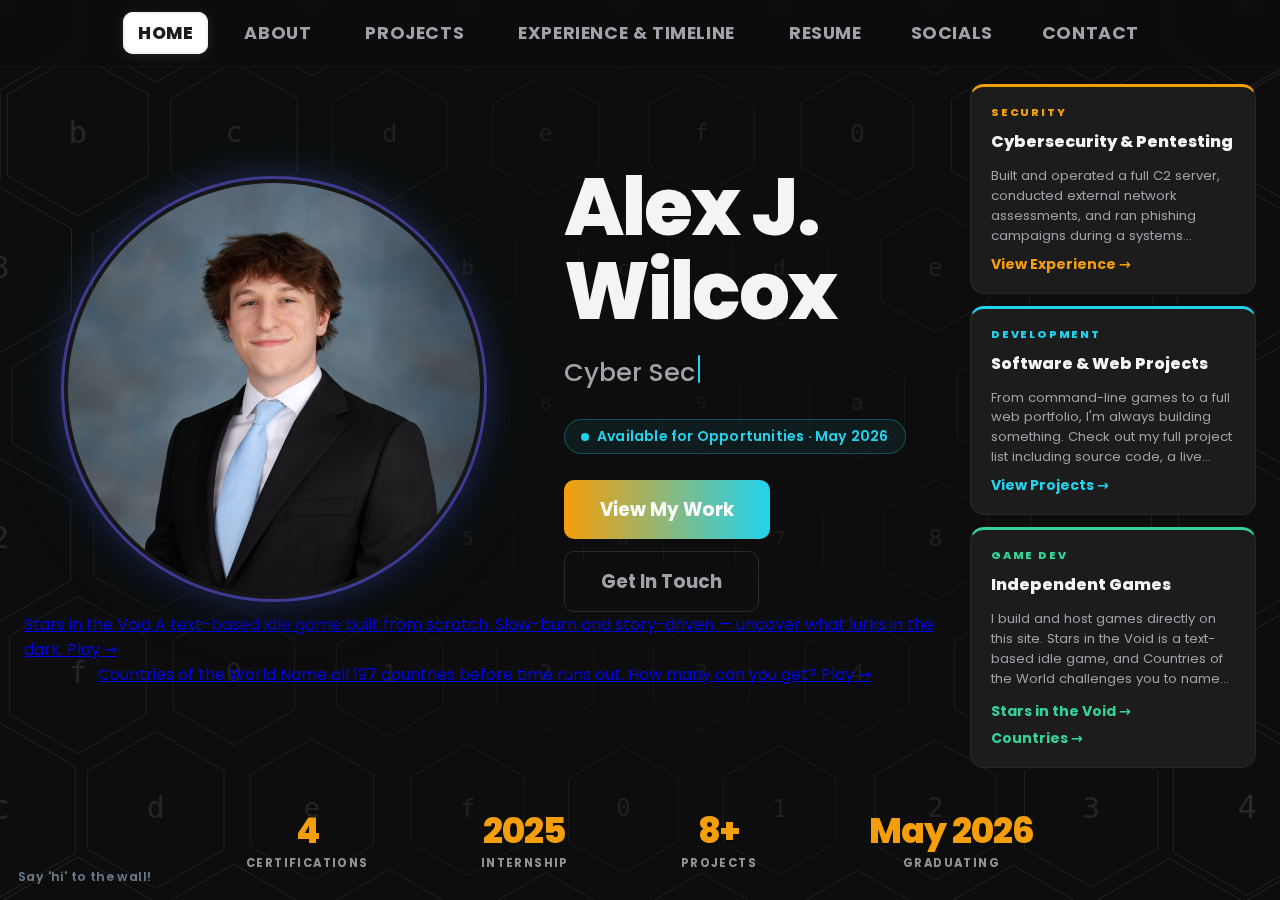
<file: index.html>
<!DOCTYPE html>
<html lang="en">
<head>
  <meta charset="utf-8">
  <link rel="icon" href="/favicon.ico">
  <meta name="viewport" content="width=device-width,initial-scale=1">
  <title>Home — Alex J. Wilcox</title>
  <link rel="stylesheet" href="style.css">
  <link rel="stylesheet" href="https://cdnjs.cloudflare.com/ajax/libs/font-awesome/6.0.0-beta3/css/all.min.css">
  <style>
    #hex-bg{
      position:fixed;top:0;left:0;
      width:100%;height:100%;
      z-index:0;pointer-events:none;
    }
    /* No-scroll full-viewport layout */
    body{
      overflow:hidden;
      display:flex;
      flex-direction:column;
      height:100vh;
    }
    header{ position:relative; z-index:1; }
    .home-layout{
      flex:1;
      display:flex;
      min-height:0;
      overflow:hidden;
      position:relative;
      z-index:1;
    }
    /* Hero fills remaining left space */
    .hero{
      min-height:0;
      flex:1;
      position:relative;
      padding:24px;
    }
    /* Right sidebar: three featured cards */
    .home-sidebar{
      width:310px;
      flex-shrink:0;
      display:flex;
      flex-direction:column;
      gap:12px;
      padding:16px 24px 16px 0;
      justify-content:center;
      overflow:hidden;
      position:relative;
      z-index:1;
    }
    .home-sidebar .featured-card{ padding:18px 20px; gap:8px; }
    .home-sidebar .featured-card h3{ font-size:1rem; margin:0 0 4px; }
    .home-sidebar .featured-card p{
      font-size:0.82rem;
      line-height:1.52;
      display:-webkit-box;
      -webkit-line-clamp:4;
      -webkit-box-orient:vertical;
      overflow:hidden;
    }
    /* Stats strip pinned to bottom */
    .stats-strip{ position:relative; z-index:1; flex-shrink:0; }
    /* Mobile overrides */
    @media(max-width:760px){
      body{ overflow:auto; height:auto; }
      header{ position:sticky !important; top:0; z-index:50 !important; background:rgba(11,22,40,0.97) !important; }
      #hex-bg{ display:none; }
      .home-sidebar{ display:none; }
      .home-layout{ overflow:visible; }
      .stats-strip{ flex-shrink:1; }
    }
    /* 3D tilt */
    .hero-inner{
      transition: transform 0.12s ease;
      will-change: transform;
      transform-style: preserve-3d;
    }
    @media(max-width:800px){
      .hero-inner{ transform: none !important; }
    }
    /* Profile pic glow ring */
    .hero-photo .profile-pic{
      box-shadow:
        0 0 0 3px rgba(107,92,242,0.5),
        0 0 32px rgba(107,92,242,0.25),
        0 0 70px rgba(6,200,232,0.12),
        0 14px 50px rgba(2,6,23,0.65) !important;
    }
  </style>
</head>
<body>
  <canvas id="hex-bg"></canvas>
  <header>
    <nav>
      <button class="nav-toggle" aria-label="Toggle navigation" aria-expanded="false"><span></span><span></span><span></span></button>
      <ul>
        <li><a href="index.html" class="nav-link active">HOME</a></li>
        <li><a href="about.html" class="nav-link">ABOUT</a></li>
        <li><a href="projects.html" class="nav-link">PROJECTS</a></li>
        <li><a href="experience.html" class="nav-link">EXPERIENCE & TIMELINE</a></li>
        <li><a href="resume.html" class="nav-link">RESUME</a></li>
        <li class="nav-dropdown-parent">
          <span class="nav-link nav-dropdown-toggle">SOCIALS</span>
          <div class="nav-dropdown">
            <a href="https://github.com/AlexJohnWilcox" target="_blank" rel="noopener noreferrer">GitHub</a>
            <a href="https://www.linkedin.com/in/alexjwilcox/" target="_blank" rel="noopener noreferrer">LinkedIn</a>
          </div>
        </li>
        <li><a href="contact.html" class="nav-link">CONTACT</a></li>
      </ul>
    </nav>
  </header>

  <!-- ── No-scroll layout: hero left, cards right ─────────────────── -->
  <div class="home-layout">

    <section class="hero">
      <div class="hero-inner">
        <div class="hero-photo">
          <div class="profile-pic">
            <img src="Images/PFP" alt="Alex J. Wilcox">
          </div>
        </div>
        <div class="hero-text">
          <h1 class="hero-name">Alex J. Wilcox</h1>
          <p class="hero-sub"><span id="tw-text"></span><span class="tw-cursor"></span></p>
          <a href="https://www.linkedin.com/in/alexjwilcox/" target="_blank" rel="noopener noreferrer" class="avail-badge"><span class="avail-dot"></span>Available for Opportunities · May 2026</a>
          <div class="hero-cta">
            <a href="projects.html" class="cta-btn-primary">View My Work</a>
            <a href="contact.html" class="cta-btn-secondary">Get In Touch</a>
          </div>
        </div>
      </div>
      <!-- Game bubbles: visible only on very wide screens -->
      <a href="/starsinthevoid" class="hero-bubble hero-bubble-left" target="_blank" rel="noopener noreferrer">
        <span class="hb-title">Stars in the Void</span>
        <span class="hb-desc">A text-based idle game built from scratch. Slow-burn and story-driven — uncover what lurks in the dark.</span>
        <span class="hb-cta">Play →</span>
      </a>
      <a href="/CountriesGame/public" class="hero-bubble hero-bubble-left hero-bubble-left-2" target="_blank" rel="noopener noreferrer">
        <span class="hb-title">Countries of the World</span>
        <span class="hb-desc">Name all 197 countries before time runs out. How many can you get?</span>
        <span class="hb-cta">Play →</span>
      </a>
    </section>

    <!-- Right sidebar: featured cards -->
    <aside class="home-sidebar">
      <div class="featured-card" style="--feat-color: var(--accent)">
        <span class="feat-tag">Security</span>
        <h3>Cybersecurity &amp; Pentesting</h3>
        <p>Built and operated a full C2 server, conducted external network assessments, and ran phishing campaigns during a systems administration internship at Digital Cloak. Holds CompTIA A+, Network+, Security+, and ISO/IEC 27001 certifications.</p>
        <a href="experience.html" class="feat-link">View Experience →</a>
      </div>
      <div class="featured-card" style="--feat-color: var(--accent-2)">
        <span class="feat-tag">Development</span>
        <h3>Software &amp; Web Projects</h3>
        <p>From command-line games to a full web portfolio, I'm always building something. Check out my full project list including source code, a live phishing project presentation, and more.</p>
        <a href="projects.html" class="feat-link">View Projects →</a>
      </div>
      <div class="featured-card" style="--feat-color: var(--accent-3)">
        <span class="feat-tag">Game Dev</span>
        <h3>Independent Games</h3>
        <p>I build and host games directly on this site. Stars in the Void is a text-based idle game, and Countries of the World challenges you to name all 197 countries.</p>
        <div class="feat-links">
          <a href="/starsinthevoid" class="feat-link" target="_blank" rel="noopener noreferrer">Stars in the Void →</a>
          <a href="/CountriesGame/public" class="feat-link" target="_blank" rel="noopener noreferrer">Countries →</a>
        </div>
      </div>
    </aside>

  </div>

  <!-- ── Easter egg hint ───────────────────────────────────────────── -->
  <div style="position:fixed;bottom:14px;left:18px;z-index:10;font-size:0.78rem;color:rgba(178,212,240,0.55);font-family:'Poppins',sans-serif;pointer-events:none;letter-spacing:0.4px;font-weight:600;display:none;" class="egg-hint">Say 'hi' to the wall!</div>
  <style>@media(min-width:761px){.egg-hint{display:block!important;}}</style>

  <!-- ── Stats strip pinned to bottom ─────────────────────────────── -->
  <div class="stats-strip">
    <div class="stat-item">
      <span class="stat-num">4</span>
      <span class="stat-label">Certifications</span>
    </div>
    <div class="stat-item">
      <span class="stat-num">2025</span>
      <span class="stat-label">Internship</span>
    </div>
    <div class="stat-item">
      <span class="stat-num">8+</span>
      <span class="stat-label">Projects</span>
    </div>
    <div class="stat-item">
      <span class="stat-num">May 2026</span>
      <span class="stat-label">Graduating</span>
    </div>
  </div>

  <script>
    // ── 3D tilt ───────────────────────────────────────────────────
    const heroInner = document.querySelector('.hero-inner');
    let ticking = false;
    document.addEventListener('mousemove', e => {
      if (ticking) return;
      ticking = true;
      requestAnimationFrame(() => {
        const rx = ((e.clientY / window.innerHeight) - 0.5) * -7;
        const ry = ((e.clientX / window.innerWidth)  - 0.5) *  7;
        heroInner.style.transform = `perspective(900px) rotateX(${rx}deg) rotateY(${ry}deg)`;
        ticking = false;
      });
    });
    document.addEventListener('mouseleave', () => {
      heroInner.style.transform = 'perspective(900px) rotateX(0deg) rotateY(0deg)';
    });

    // ── Typewriter ────────────────────────────────────────────────
    const roles = [
      'Cyber Security Specialist',
      'Penetration Tester',
      'Game Developer',
      'IT Professional',
      'CS Student at HPU'
    ];
    let rIdx = 0, cIdx = 0, deleting = false;
    const twEl = document.getElementById('tw-text');
    function type() {
      const word = roles[rIdx];
      twEl.textContent = deleting ? word.slice(0, cIdx - 1) : word.slice(0, cIdx + 1);
      deleting ? cIdx-- : cIdx++;
      if (!deleting && cIdx === word.length) { deleting = true; setTimeout(type, 1800); return; }
      if (deleting && cIdx === 0) { deleting = false; rIdx = (rIdx + 1) % roles.length; }
      setTimeout(type, deleting ? 55 : 90);
    }
    type();

    // ── Mobile nav toggle ─────────────────────────────────────────
    (function(){
      const nav = document.querySelector('nav');
      const btn = document.querySelector('.nav-toggle');
      btn.addEventListener('click',()=>{ const open = nav.classList.toggle('nav-open'); btn.setAttribute('aria-expanded', open); });
      nav.querySelectorAll('a.nav-link').forEach(a=>a.addEventListener('click',()=>{ nav.classList.remove('nav-open'); btn.setAttribute('aria-expanded','false'); }));
      nav.querySelectorAll('.nav-dropdown-parent').forEach(p=>{
        p.querySelector('.nav-dropdown-toggle').addEventListener('click',()=>{ if(window.innerWidth<=760) p.classList.toggle('dd-open'); });
      });
    })();
  </script>

  <!-- ── Hex background: depth-perspective ────────────────────────── -->
  <script>
  (function(){
    const cv  = document.getElementById('hex-bg');
    const ctx = cv.getContext('2d');
    const R   = 90;
    const W   = R * Math.sqrt(3);
    let mouse   = {x: -9999, y: -9999};
    let centers = [];
    let raf;
    let pulses  = [];

    function buildGrid(){
      centers = [];
      const HEX = '0123456789abcdef';
      let hi = 0;
      const cols = Math.ceil(cv.width  / W) + 2;
      const rows = Math.ceil(cv.height / (R * 1.5)) + 2;
      for(let row = -1; row <= rows; row++)
        for(let col = -1; col <= cols; col++)
          centers.push({ x: col * W + (row & 1 ? W / 2 : 0), y: row * R * 1.5, bit: HEX[hi++ % 16] });
    }

    function hexPath(cx, cy, r){
      ctx.beginPath();
      for(let i = 0; i < 6; i++){
        const a = Math.PI / 3 * i - Math.PI / 6;
        i === 0
          ? ctx.moveTo(cx + r * Math.cos(a), cy + r * Math.sin(a))
          : ctx.lineTo(cx + r * Math.cos(a), cy + r * Math.sin(a));
      }
      ctx.closePath();
    }

    function getHighlighted(){
      if(mouse.x < -100) return { active: null };
      const cw = cv.width / 2, ch = cv.height / 2;
      const maxDist = Math.hypot(cw, ch);
      let minD = Infinity, active = null;
      for(const c of centers){ const d = Math.hypot(c.x-mouse.x, c.y-mouse.y); if(d < minD){ minD = d; active = c; } }
      if(active){
        const t = Math.min(1, Math.hypot(active.x-cw, active.y-ch) / maxDist);
        if(minD > R * (0.45 + 0.55 * t)) return { active: null };
      }
      return { active };
    }

    function draw(){
      const now = performance.now();
      pulses = pulses.filter(p => now - p.start < 2600);

      ctx.clearRect(0, 0, cv.width, cv.height);
      const {active} = getHighlighted();
      const cw = cv.width / 2, ch = cv.height / 2;
      const maxDist = Math.hypot(cw, ch);

      for(const c of centers){
        const isActive = c === active;
        const t = Math.min(1, Math.hypot(c.x - cw, c.y - ch) / maxDist);
        const r = R * (0.45 + 0.55 * t);

        // Pulse ring contribution for this hex
        let pAlpha = 0;
        for(const p of pulses){
          const elapsed = now - p.start;
          const radius  = elapsed * 0.30;
          const dist    = Math.hypot(c.x - p.x, c.y - p.y);
          const bw      = W * 1.1;
          const diff    = Math.abs(dist - radius);
          if(diff < bw){
            const wave = 1 - diff / bw;
            const fade = Math.max(0, 1 - elapsed / 2600);
            pAlpha = Math.max(pAlpha, wave * wave * fade);
          }
        }

        hexPath(c.x, c.y, r);
        if(isActive){
          ctx.fillStyle = 'rgba(245,166,35,0.18)';
          ctx.fill();
          ctx.strokeStyle = 'rgba(245,166,35,0.55)';
        } else if(pAlpha > 0.01){
          ctx.fillStyle = `rgba(245,166,35,${pAlpha * 0.15})`;
          ctx.fill();
          ctx.strokeStyle = `rgba(245,166,35,${0.1 + pAlpha * 0.55})`;
        } else {
          ctx.strokeStyle = `rgba(255,255,255,${0.025 + 0.075 * t})`;
        }
        ctx.lineWidth = 1;
        ctx.stroke();

        // Draw alternating 0/1 label
        const textAlpha = isActive ? 0.55 : (0.04 + 0.08 * t + pAlpha * 0.3);
        const textColor = isActive ? `rgba(245,166,35,${textAlpha})` : `rgba(255,255,255,${textAlpha})`;
        ctx.fillStyle = textColor;
        ctx.font = `${Math.round(r * 0.38)}px monospace`;
        ctx.textAlign = 'center';
        ctx.textBaseline = 'middle';
        ctx.fillText(c.bit, c.x, c.y);
      }

      raf = undefined;
      if(pulses.length > 0) scheduleDraw();
    }

    function scheduleDraw(){
      if(!raf) raf = requestAnimationFrame(draw);
    }

    function resize(){
      cv.width  = window.innerWidth;
      cv.height = window.innerHeight;
      buildGrid();
      draw();
    }

    document.addEventListener('mousemove', e => { mouse.x = e.clientX; mouse.y = e.clientY; scheduleDraw(); }, {passive: true});

    const EGG_SEQ = ['6','8','6','9'];
    let eggBuf = [];

    document.addEventListener('click', () => {
      if(mouse.x < -100) return;
      const cw = cv.width / 2, ch = cv.height / 2;
      const maxDist = Math.hypot(cw, ch);
      let minD = Infinity, nearest = null;
      for(const c of centers){ const d = Math.hypot(c.x - mouse.x, c.y - mouse.y); if(d < minD){ minD = d; nearest = c; } }
      if(nearest){
        const t = Math.min(1, Math.hypot(nearest.x - cw, nearest.y - ch) / maxDist);
        if(minD <= R * (0.45 + 0.55 * t)){
          pulses.push({ x: nearest.x, y: nearest.y, start: performance.now() });
          scheduleDraw();

          // Easter egg: click hexes spelling 6-8-6-9 in sequence
          eggBuf.push(nearest.bit);
          if(eggBuf.length > EGG_SEQ.length) eggBuf.shift();
          if(eggBuf.join('') === EGG_SEQ.join('')) window.location.href = '/easteregg/';
        }
      }
    });

    window.addEventListener('resize', resize);
    resize();
  })();
  </script>
</body>
</html>
</file>
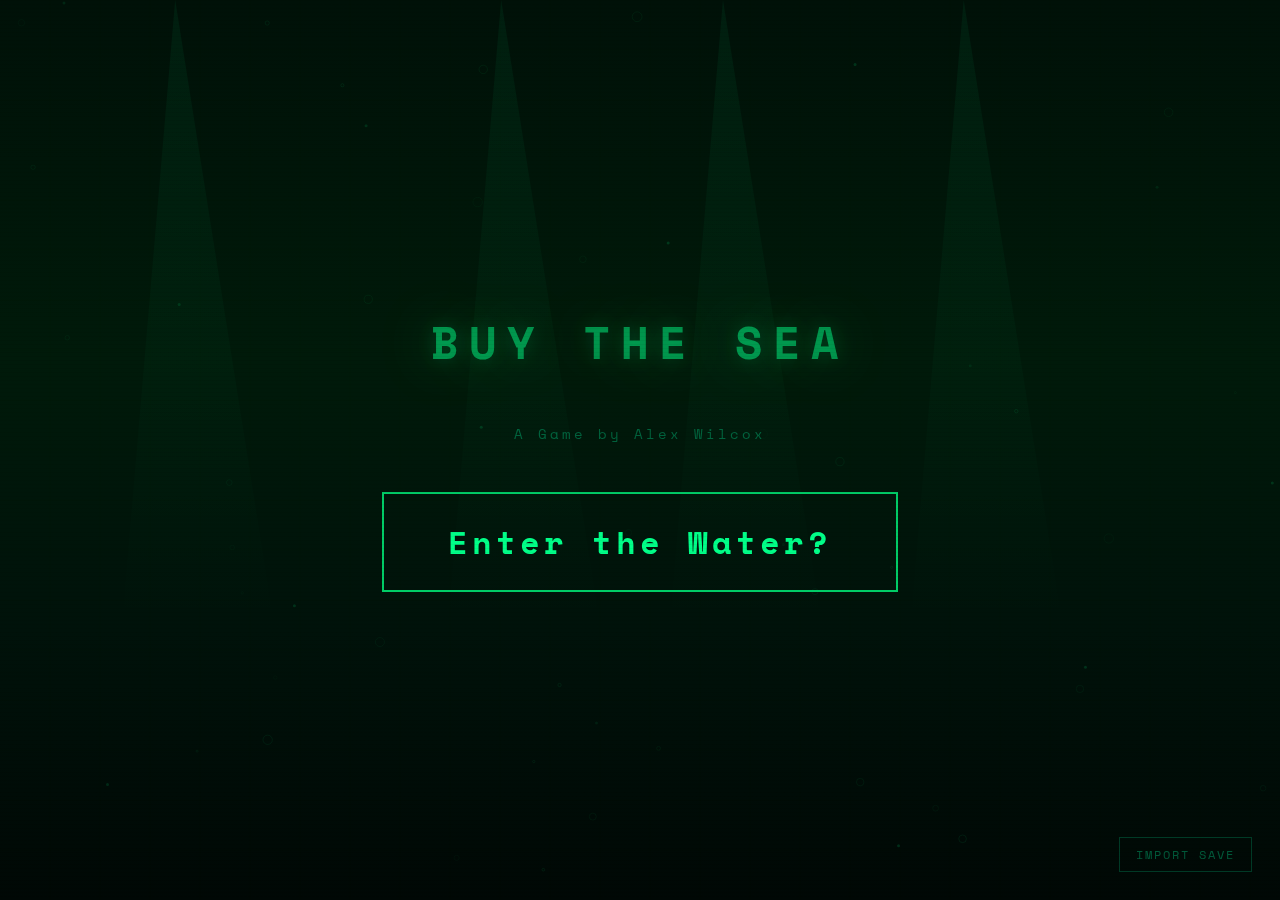
<file: BuytheSea/index.html>
<!DOCTYPE html>
<html lang="en">
<head>
  <meta charset="UTF-8">
  <meta name="viewport" content="width=device-width, initial-scale=1.0">
  <title>BUY THE SEA</title>
  <link rel="icon" type="image/png" href="Logo.png">
  <link href="https://fonts.googleapis.com/css2?family=Space+Mono:wght@400;700&display=swap" rel="stylesheet">
  <link rel="stylesheet" href="style.css">
</head>
<body>

  <!-- ══ TITLE SCREEN ══ -->
  <div id="screen-title" class="title-screen">
    <canvas id="title-canvas"></canvas>
    <div class="title-content">
      <div class="title-name">BUY THE SEA</div>
      <div class="title-author">A Game by Alex Wilcox</div>
      <button id="btn-enter" class="title-enter-btn">Enter the Water?</button>
    </div>
    <button id="btn-title-import" class="title-import-btn">IMPORT SAVE</button>
  </div>

  <!-- ══ SCREEN: ACHIEVEMENTS ══ -->
  <div id="screen-achievements" class="screen">
    <div class="screen-topbar">
      <button class="back-btn" id="btn-back-achievements">← RETURN</button>
      <span class="screen-title">ACHIEVEMENTS</span>
      <span class="gold-display">✧ <strong id="gold-achievements">0</strong></span>
    </div>
    <div id="achievements-content" class="screen-content">
      <div id="achievements-list"></div>
    </div>
  </div>

  <!-- ══ SCREEN: FISHING ══ -->
  <div id="screen-fishing" class="screen">
    <div id="fishing-hud">
      <div id="fishing-hud-left">
        <span id="fishing-title" style="font-size:0.9rem;font-weight:bold;color:var(--green);text-shadow:0 0 12px var(--green);letter-spacing:3px;">BUY THE SEA</span>
        <span id="fishing-zone-label"></span>
      </div>
      <div id="fishing-hud-right">
        <div id="notif-area"></div>
        <button class="save-tb-btn" id="btn-achievements-fishing" title="ACHIEVEMENTS">★</button>
        <button class="save-tb-btn" id="btn-menu" title="MENU">☰</button>
      </div>
    </div>

    <div id="canvas-wrap">
      <canvas id="game-canvas"></canvas>
      <div id="ability-bar">
        <div class="ability-wrap">
          <button id="btn-bait" class="ability-btn" style="display:none" title="BAIT">B</button>
          <label class="auto-ability-toggle" id="auto-bait-toggle" style="display:none" title="AUTO BAIT">
            <input type="checkbox" id="auto-bait-checkbox">
            <span class="auto-ability-indicator">A</span>
          </label>
        </div>
        <div class="ability-wrap">
          <button id="btn-multicast" class="ability-btn" style="display:none" title="MULTI-CAST">M</button>
          <label class="auto-ability-toggle" id="auto-multi-toggle" style="display:none" title="AUTO MULTI">
            <input type="checkbox" id="auto-multi-checkbox">
            <span class="auto-ability-indicator">A</span>
          </label>
        </div>
      </div>
      <div id="zone-overlay">
        <div id="zone-overlay-code">ZONE-01</div>
        <div id="zone-overlay-name">THE COAST</div>
      </div>
    </div>

    <div id="gold-float"><span class="gold-icon">✧</span> <strong id="gold-fishing">0</strong></div>
    <div id="fishing-nav">
      <div id="nav-left">
        <div id="consumables-bar"></div>
      </div>
      <div id="nav-center">
        <div id="auto-hook-bar" style="display:none">
          <div class="auto-hook-row">
            <label class="toggle-switch" id="auto-hook-toggle-wrap">
              <input type="checkbox" id="auto-hook-checkbox">
              <span class="toggle-slider"></span>
            </label>
            <span id="auto-hook-label" class="auto-hook-nav-label">AUTO</span>
          </div>
          <span id="auto-hook-timer" class="auto-hook-timer" style="display:none"></span>
        </div>
        <div id="weapon-toggle" style="display:none">
          <button id="btn-weapon-rod" class="weapon-btn weapon-active" title="FISHING ROD">ROD</button>
          <button id="btn-weapon-harpoon" class="weapon-btn" title="HARPOON">HARPOON</button>
        </div>
        <div id="auto-sell-bar" style="display:none">
          <div class="auto-hook-row">
            <label class="toggle-switch" id="auto-sell-toggle-wrap">
              <input type="checkbox" id="auto-sell-checkbox">
              <span class="toggle-slider"></span>
            </label>
            <span id="auto-sell-label" class="auto-hook-nav-label">SELL</span>
          </div>
        </div>
        <div id="sub-toggle" style="display:none">
          <button id="btn-sub-rod" class="weapon-btn weapon-active" title="FISHING ROD">ROD</button>
          <button id="btn-sub-mode" class="weapon-btn" title="SUBMARINE">SUB</button>
        </div>
        <button id="btn-shop"     class="bubble-btn" style="display:none">FISHMONGER'S REFUGE</button>
        <button id="btn-upgrades" class="bubble-btn" style="display:none">THE LAB</button>
        <button id="btn-atlas"    class="bubble-btn" style="display:none">THE ATLAS</button>
        <button id="btn-boat"     class="bubble-btn" style="display:none">THE BOAT</button>
        <button id="btn-catalog"  class="bubble-btn" style="display:none">THE CATALOG</button>
      </div>
      <div id="nav-right">
        <button id="btn-prestige" class="prestige-nav-btn" style="display:none" title="PRESTIGE">
          <div class="prestige-nav-pearl-count" id="prestige-nav-count">0</div>
          <div class="prestige-nav-bar-wrap">
            <div class="prestige-nav-bar-fill" id="prestige-nav-bar"></div>
          </div>
          <span class="prestige-nav-label">◆</span>
        </button>
        <button id="btn-place-net" class="net-nav-btn" style="display:none" title="PLACE NET">NET</button>
      </div>
    </div>
    <div id="black-fish-banner" style="display:none">
      <div class="bf-banner-title"></div>
      <div class="bf-banner-sub"></div>
    </div>
    <div id="pause-overlay" style="display:none">
      <div class="pause-text">PAUSED</div>
      <div class="pause-sub">MAXIMIZE WINDOW TO RESUME</div>
    </div>
  </div>

  <!-- ══ SCREEN: FISHMONGER'S REFUGE ══ -->
  <div id="screen-shop" class="screen">
    <div class="screen-topbar">
      <button class="back-btn" id="btn-back-shop">← RETURN TO WATER</button>
      <span class="screen-title">FISHMONGER'S REFUGE</span>
      <span class="gold-display">✧ <strong id="gold-shop">0</strong></span>
    </div>
    <div id="shop-content" class="screen-content">
      <div id="shop-layout">
        <div id="shop-left">
          <button id="btn-sell-all" class="sell-all-btn">[ SELL ALL ]</button>
          <div id="inventory-grid"></div>
        </div>
        <div id="shop-right">
          <div id="fishmonger-art"></div>
        </div>
      </div>
    </div>
  </div>

  <!-- ══ SCREEN: UPGRADES ══ -->
  <div id="screen-upgrades" class="screen">
    <div class="screen-topbar">
      <button class="back-btn" id="btn-back-upgrades">← RETURN TO WATER</button>
      <span class="screen-title">THE LAB</span>
      <span class="gold-display">✧ <strong id="gold-upgrades">0</strong></span>
    </div>
    <div id="upgrades-tabs"></div>
    <div id="upgrades-content" class="screen-content">
      <div id="upgrades-grid"></div>
    </div>
  </div>

  <!-- ══ SCREEN: THE ATLAS ══ -->
  <div id="screen-atlas" class="screen">
    <div class="screen-topbar">
      <button class="back-btn" id="btn-back-atlas">← RETURN TO WATER</button>
      <span class="screen-title">THE ATLAS</span>
      <span class="gold-display">✧ <strong id="gold-atlas">0</strong></span>
    </div>
    <div id="atlas-content" class="screen-content">
      <div id="atlas-chart"></div>
    </div>
  </div>

  <!-- ══ SCREEN: THE BOAT ══ -->
  <div id="screen-boat" class="screen">
    <div class="screen-topbar">
      <button class="back-btn" id="btn-back-boat">← RETURN TO WATER</button>
      <span class="screen-title">THE BOAT</span>
      <span class="gold-display">✧ <strong id="gold-boat">0</strong></span>
    </div>
    <div id="boat-content" class="screen-content">
      <div id="boat-settings"></div>
      <div id="blender-section" class="blender-section" style="display:none">
        <div class="blender-title">THE BLENDER</div>
        <div class="blender-status" id="blender-status">EMPTY</div>
        <div class="blender-bar-wrap">
          <div class="blender-bar" id="blender-bar" style="width:0%"></div>
        </div>
        <button class="blender-btn" id="btn-blend">BLEND 10 FISH → 10 ◆</button>
      </div>
    </div>
  </div>

  <!-- ══ SCREEN: THE CATALOG ══ -->
  <div id="screen-catalog" class="screen">
    <div class="screen-topbar">
      <button class="back-btn" id="btn-back-catalog">← RETURN TO WATER</button>
      <span class="screen-title">THE CATALOG</span>
      <span class="gold-display">✧ <strong id="gold-catalog">0</strong></span>
    </div>
    <div id="catalog-content" class="screen-content">
      <div id="catalog-content-inner"></div>
    </div>
  </div>

  <!-- ══ SCREEN: PRESTIGE STORE ══ -->
  <div id="screen-prestige" class="screen">
    <div class="screen-topbar prestige-topbar">
      <span class="screen-title prestige-title-text">THE INFINITE DEPTHS</span>
      <span class="prestige-pearl-display">◆ <strong id="prestige-pearls">0</strong></span>
    </div>
    <div id="prestige-content" class="screen-content">
      <div id="prestige-tree"></div>
      <button id="btn-prestige-return" class="prestige-return-btn">RETURN TO THE SEA</button>
    </div>
  </div>

  <!-- ══ PRESTIGE CONFIRM MODAL ══ -->
  <div id="prestige-modal" class="modal" style="display:none">
    <div class="modal-box prestige-modal-box">
      <div class="modal-title prestige-modal-title">PRESTIGE</div>
      <div class="prestige-modal-info">
        <div class="prestige-stat-row">
          <span class="prestige-stat-label">GOLD EARNED THIS RUN</span>
          <span class="prestige-stat-value" id="prestige-fish-count">0</span>
        </div>
        <div class="prestige-stat-row prestige-stat-highlight">
          <span class="prestige-stat-label">PEARLS EARNED</span>
          <span class="prestige-stat-value" id="prestige-pearl-count">0</span>
        </div>
        <div class="prestige-warning">ALL PROGRESS WILL BE RESET.<br>CATALOG AND PRESTIGE UPGRADES ARE KEPT.</div>
      </div>
      <div class="modal-btns">
        <button class="modal-btn prestige-confirm-btn" id="prestige-confirm-yes">ENTER THE DEPTHS</button>
        <button class="modal-btn" id="prestige-confirm-no">CANCEL</button>
      </div>
    </div>
  </div>

  <!-- ══ PRESTIGE ANIMATION OVERLAY ══ -->
  <div id="prestige-anim-overlay" style="display:none">
    <canvas id="prestige-anim-canvas"></canvas>
  </div>

  <!-- ══ TRAVEL OVERLAY ══ -->
  <div id="travel-overlay">
    <div id="travel-label">DESCENDING...</div>
    <div id="travel-depth">0m</div>
    <div id="travel-sub">PRESSURE RISING</div>
  </div>

  <div id="transition-overlay"></div>

  <!-- ══ SAVE MODAL ══ -->
  <div id="save-modal" class="modal" style="display:none">
    <div class="modal-box">
      <div class="modal-title">EXPORT SAVE CODE</div>
      <textarea id="save-textarea" spellcheck="false" readonly></textarea>
      <div class="modal-btns">
        <button class="modal-btn" id="modal-copy">COPY TO CLIPBOARD</button>
        <button class="modal-btn" id="modal-save-close">CLOSE</button>
      </div>
    </div>
  </div>

  <!-- ══ LOAD MODAL ══ -->
  <div id="load-modal" class="modal" style="display:none">
    <div class="modal-box">
      <div class="modal-title">IMPORT SAVE CODE</div>
      <textarea id="load-textarea" spellcheck="false" placeholder="PASTE SAVE CODE HERE..."></textarea>
      <div class="modal-btns">
        <button class="modal-btn" id="modal-import-btn">LOAD SAVE</button>
        <button class="modal-btn" id="modal-load-close">CANCEL</button>
      </div>
    </div>
  </div>

  <!-- ══ MENU MODAL ══ -->
  <div id="menu-modal" class="modal" style="display:none">
    <canvas id="menu-canvas"></canvas>
    <div class="modal-box menu-modal-box">
      <div class="modal-title">MENU</div>
      <div class="menu-items">
        <button class="menu-item-btn" id="menu-save-local">SAVE GAME</button>
        <button class="menu-item-btn" id="menu-export">EXPORT SAVE</button>
        <button class="menu-item-btn" id="menu-import">IMPORT SAVE</button>
        <button class="menu-item-btn menu-danger" id="menu-restart">RESTART</button>
        <div id="menu-restart-confirm" class="menu-confirm" style="display:none">
          <span class="menu-confirm-text">ARE YOU SURE? ALL PROGRESS WILL BE LOST.</span>
          <button class="menu-item-btn menu-danger" id="menu-restart-yes">YES, WIPE SAVE</button>
        </div>
      </div>
      <div class="menu-audio">
        <div class="menu-audio-row">
          <span class="menu-audio-label">SFX</span>
          <input type="range" class="menu-slider" id="menu-sfx-slider" min="0" max="100" value="50">
          <span class="menu-audio-val" id="menu-sfx-val">50</span>
        </div>
        <div class="menu-audio-row">
          <span class="menu-audio-label">MUSIC</span>
          <input type="range" class="menu-slider" id="menu-music-slider" min="0" max="100" value="50">
          <span class="menu-audio-val" id="menu-music-val">50</span>
        </div>
      </div>
      <div class="menu-playtime">
        <span class="menu-playtime-label">PLAYTIME</span>
        <span class="menu-playtime-value" id="menu-playtime">0:00:00</span>
      </div>
      <div class="menu-credits-section">
        <button class="menu-credits-toggle" id="menu-credits-toggle">CREDITS</button>
        <div id="menu-credits-body" class="menu-credits-body" style="display:none">
          <div id="menu-credits-content"></div>
        </div>
      </div>
      <div class="modal-btns">
        <button class="modal-btn" id="menu-close">RESUME</button>
      </div>
    </div>
  </div>

  <script src="utils.js"></script>
  <script src="data.js"></script>
  <script src="state.js"></script>
  <script src="audio.js"></script>
  <script src="canvas.js"></script>
  <script src="canvas-backgrounds.js"></script>
  <script src="fish.js"></script>
  <script src="ui.js"></script>
  <script src="save.js"></script>
  <script src="main.js"></script>
</body>
</html>
</file>
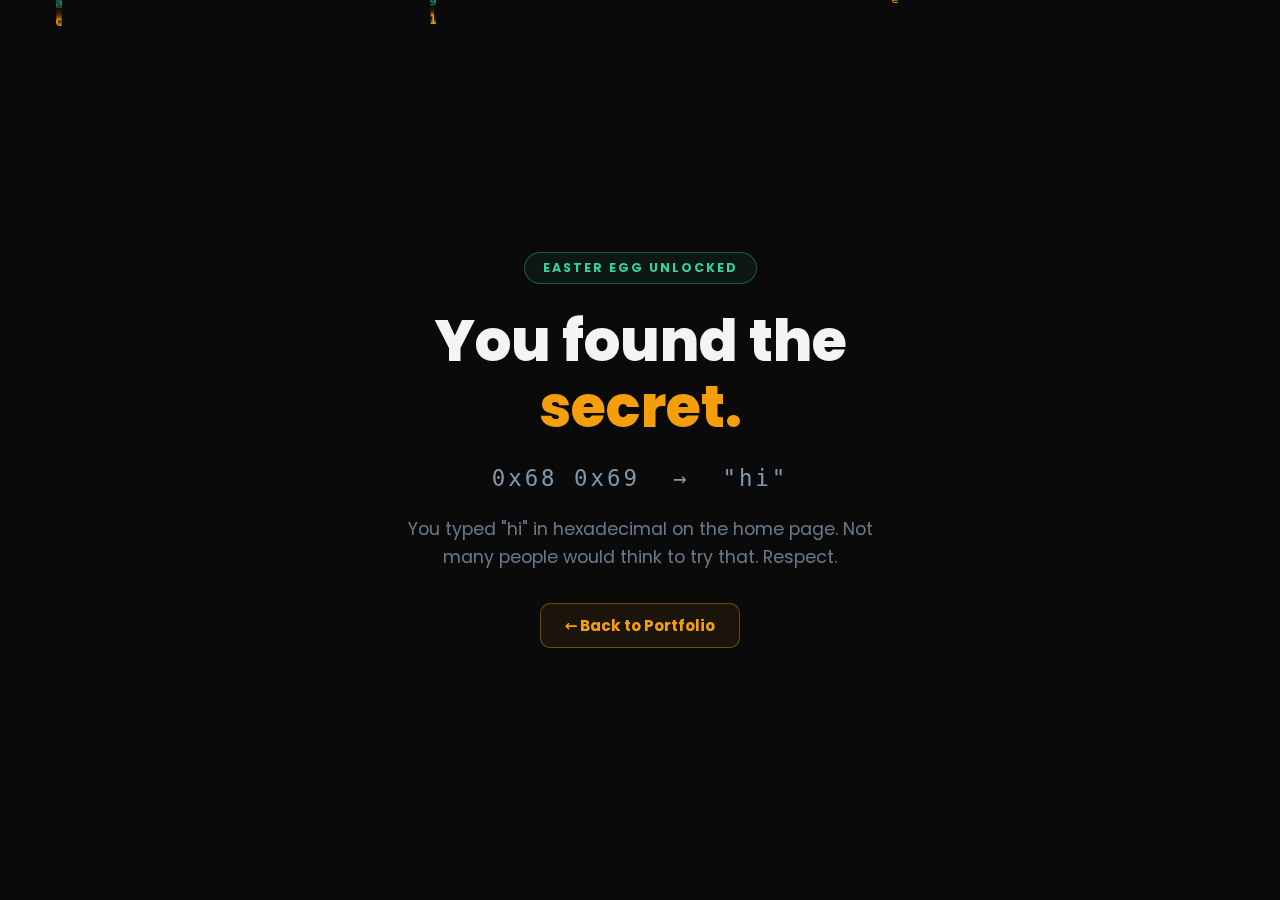
<file: easteregg/index.html>
<!DOCTYPE html>
<html lang="en">
<head>
  <meta charset="utf-8">
  <link rel="icon" href="/favicon.ico">
  <meta name="viewport" content="width=device-width,initial-scale=1">
  <title>You Found It</title>
  <link rel="stylesheet" href="https://fonts.googleapis.com/css2?family=Poppins:wght@300;400;600;700&display=swap">
  <style>
    *{ box-sizing: border-box; margin: 0; padding: 0; }
    html, body {
      height: 100%;
      background: #0d0d0d;
      color: #f4f4f5;
      font-family: 'Poppins', system-ui, sans-serif;
      -webkit-font-smoothing: antialiased;
      overflow: hidden;
    }
    canvas#bg {
      position: fixed; top: 0; left: 0;
      width: 100%; height: 100%;
      z-index: 0; pointer-events: none;
    }
    .scene {
      position: relative; z-index: 1;
      height: 100vh;
      display: flex;
      flex-direction: column;
      align-items: center;
      justify-content: center;
      gap: 24px;
      padding: 24px;
      text-align: center;
    }
    .badge {
      font-size: 0.78rem;
      font-weight: 700;
      letter-spacing: 2px;
      text-transform: uppercase;
      color: #34d399;
      border: 1px solid rgba(52,211,153,0.35);
      padding: 6px 18px;
      border-radius: 999px;
      background: rgba(52,211,153,0.07);
      animation: fadein 0.6s ease both;
    }
    h1 {
      font-size: clamp(2rem, 5vw, 3.6rem);
      font-weight: 800;
      line-height: 1.15;
      animation: fadein 0.7s 0.1s ease both;
    }
    h1 .accent { color: #f59e0b; }
    .hex-label {
      font-size: clamp(1rem, 2.5vw, 1.4rem);
      color: rgba(178,212,240,0.7);
      font-family: monospace;
      letter-spacing: 3px;
      animation: fadein 0.7s 0.2s ease both;
    }
    .sub {
      font-size: clamp(0.9rem, 2vw, 1.1rem);
      color: rgba(178,212,240,0.55);
      max-width: 480px;
      line-height: 1.6;
      animation: fadein 0.7s 0.3s ease both;
    }
    .back-link {
      margin-top: 8px;
      display: inline-flex;
      align-items: center;
      gap: 8px;
      color: #f59e0b;
      font-weight: 700;
      font-size: 0.95rem;
      text-decoration: none;
      border: 1.5px solid rgba(245,158,11,0.4);
      padding: 10px 24px;
      border-radius: 10px;
      background: rgba(245,158,11,0.07);
      transition: background 0.2s, box-shadow 0.2s;
      animation: fadein 0.7s 0.45s ease both;
    }
    .back-link:hover {
      background: rgba(245,158,11,0.16);
      box-shadow: 0 0 24px rgba(245,158,11,0.25);
    }
    @keyframes fadein {
      from { opacity: 0; transform: translateY(14px); }
      to   { opacity: 1; transform: translateY(0); }
    }
  </style>
</head>
<body>
  <canvas id="bg"></canvas>

  <div class="scene">
    <span class="badge">Easter Egg Unlocked</span>
    <h1>You found the<br><span class="accent">secret.</span></h1>
    <div class="hex-label">0x68 0x69 &nbsp;→&nbsp; "hi"</div>
    <p class="sub">You typed "hi" in hexadecimal on the home page. Not many people would think to try that. Respect.</p>
    <a class="back-link" href="/">← Back to Portfolio</a>
  </div>

  <script>
  // Animated hex rain background
  (function(){
    const cv  = document.getElementById('bg');
    const ctx = cv.getContext('2d');
    const HEX = '0123456789abcdef';
    let drops = [];

    function resize(){
      cv.width  = window.innerWidth;
      cv.height = window.innerHeight;
      drops = [];
      const cols = Math.floor(cv.width / 22);
      for(let i = 0; i < cols; i++){
        drops.push({
          x: i * 22 + 11,
          y: Math.random() * -cv.height,
          speed: 0.4 + Math.random() * 0.7,
          len: 8 + Math.floor(Math.random() * 14),
          chars: Array.from({length: 24}, () => HEX[Math.floor(Math.random()*16)]),
          tick: 0
        });
      }
    }

    function draw(){
      ctx.fillStyle = 'rgba(13,13,13,0.22)';
      ctx.fillRect(0, 0, cv.width, cv.height);

      for(const d of drops){
        d.y += d.speed;
        d.tick++;
        if(d.tick % 8 === 0){
          const ri = Math.floor(Math.random() * d.chars.length);
          d.chars[ri] = HEX[Math.floor(Math.random()*16)];
        }
        for(let j = 0; j < d.len; j++){
          const cy = d.y - j * 18;
          if(cy < -18 || cy > cv.height + 18) continue;
          const fade = 1 - j / d.len;
          if(j === 0){
            ctx.fillStyle = `rgba(245,158,11,${fade * 0.9})`;
          } else {
            ctx.fillStyle = `rgba(52,211,153,${fade * 0.35})`;
          }
          ctx.font = '13px monospace';
          ctx.fillText(d.chars[j % d.chars.length], d.x, cy);
        }
        if(d.y - d.len * 18 > cv.height) d.y = -20;
      }
      requestAnimationFrame(draw);
    }

    window.addEventListener('resize', resize);
    resize();
    draw();
  })();
  </script>
</body>
</html>
</file>
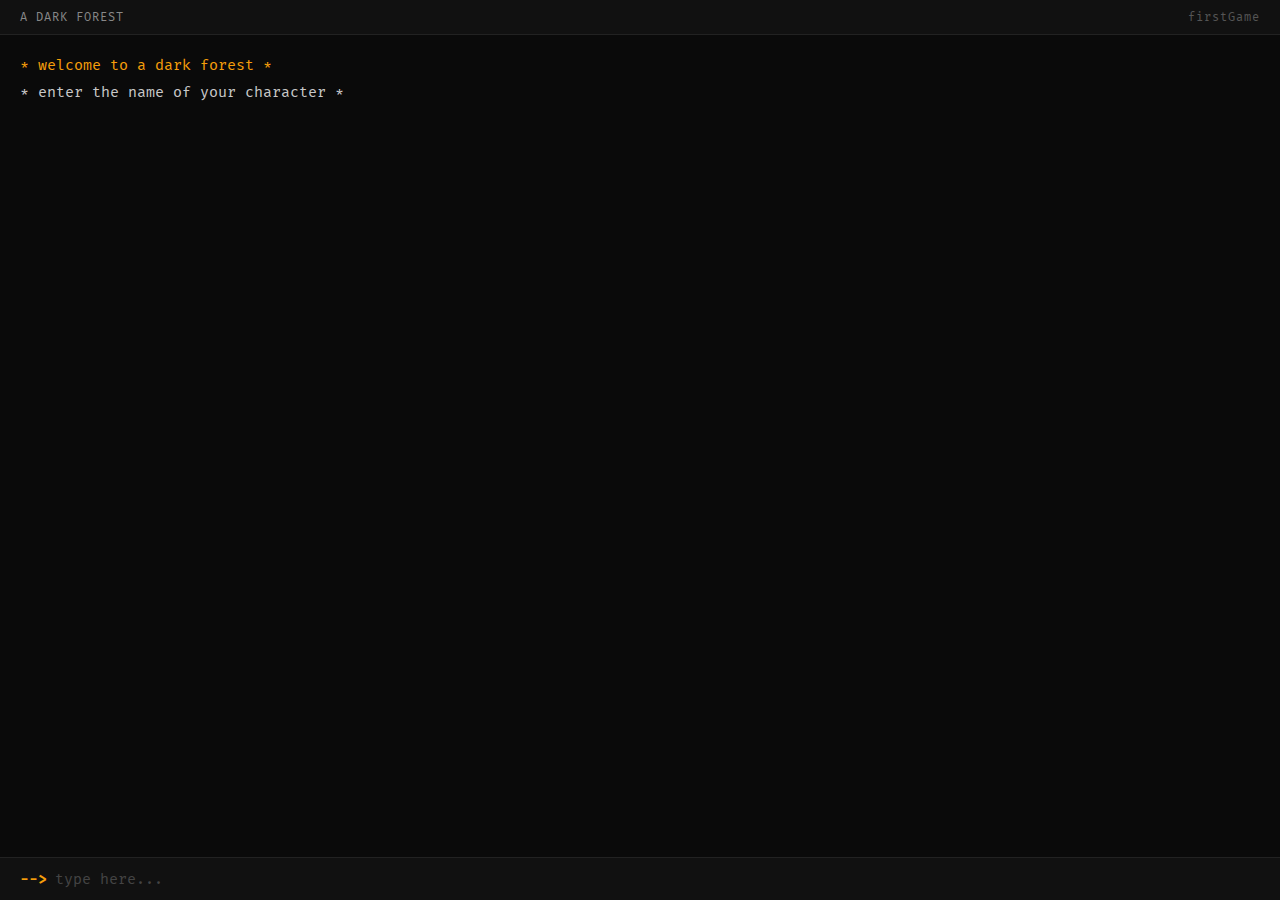
<file: firstGame/index.html>
<!DOCTYPE html>
<html lang="en">
<head>
  <meta charset="UTF-8">
  <meta name="viewport" content="width=device-width, initial-scale=1.0">
  <title>A Dark Forest — firstGame</title>
  <link rel="icon" href="/favicon.ico">
  <style>
    @import url('https://fonts.googleapis.com/css2?family=Fira+Mono:wght@400;700&display=swap');
    *{box-sizing:border-box;margin:0;padding:0}
    html,body{height:100%;background:#0a0a0a;color:#c8c8c8;font-family:'Fira Mono','Consolas',monospace;font-size:15px}
    body{display:flex;flex-direction:column}
    #topbar{
      display:flex;align-items:center;justify-content:space-between;
      padding:10px 20px;background:#111;border-bottom:1px solid #222;flex-shrink:0;
    }
    #topbar .title{color:#888;font-size:0.8rem;letter-spacing:1px}
    #terminal{
      flex:1;overflow-y:auto;padding:16px 20px;line-height:1.65;
      scroll-behavior:smooth;
    }
    #terminal .line{margin-bottom:2px;white-space:pre-wrap;word-wrap:break-word}
    #terminal .line.highlight{color:#f59e0b}
    #terminal .line.damage{color:#ef4444}
    #terminal .line.heal{color:#22c55e}
    #terminal .line.info{color:#22d3ee}
    #terminal .line.gold{color:#fbbf24}
    #terminal .line.dim{color:#555}
    #input-row{
      display:flex;align-items:center;gap:8px;
      padding:12px 20px;background:#111;border-top:1px solid #222;flex-shrink:0;
    }
    #prompt{color:#f59e0b;font-weight:700;flex-shrink:0}
    #input{
      flex:1;background:none;border:none;color:#e0e0e0;
      font-family:inherit;font-size:inherit;outline:none;caret-color:#f59e0b;
    }
    #input::placeholder{color:#444}
    #input:disabled{opacity:0.3}
    ::-webkit-scrollbar{width:6px}
    ::-webkit-scrollbar-track{background:#0a0a0a}
    ::-webkit-scrollbar-thumb{background:#333;border-radius:3px}
  </style>
</head>
<body>
  <div id="topbar">
    <span class="title">A DARK FOREST</span>
    <span class="title" id="stats-hint" style="cursor:pointer;color:#555" title="Press 'd' in game to view stats">firstGame</span>
  </div>
  <div id="terminal"></div>
  <div id="input-row">
    <span id="prompt">--&gt;</span>
    <input id="input" type="text" autocomplete="off" spellcheck="false" placeholder="type here...">
  </div>
  <script src="game.js"></script>
</body>
</html>
</file>
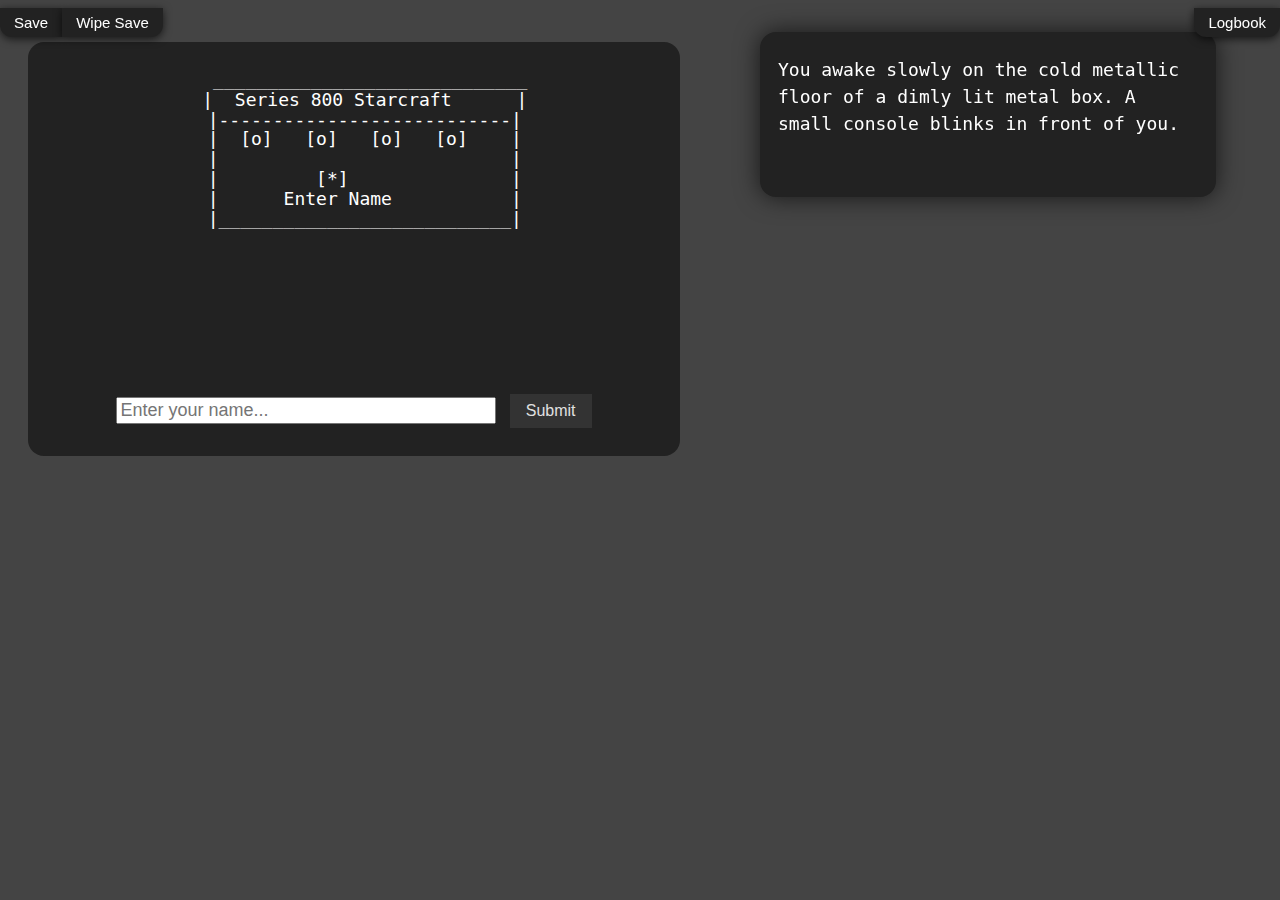
<file: starsinthevoid/index.html>
<!DOCTYPE html>
<html lang="en">
<head>
	<meta charset="UTF-8">
	<meta name="viewport" content="width=device-width, initial-scale=1.0">
	<title>ASCII Adventure Game</title>
	<link rel="stylesheet" href="style.css">
	<link rel="stylesheet" href="lore-text.css">
</head>
<body>
    <div id="top-buttons" style="position:fixed;top:0;left:0;z-index:2000;display:flex;flex-direction:row;gap:0;">
	<button id="save-slot-btn" style="padding:6px 14px;font-size:15px;background:#222;color:#fff;border:none;border-radius:0 0 0 12px;box-shadow:0 2px 8px #000a;cursor:pointer;">Save</button>
	<button id="wipe-save-btn" style="padding:6px 14px;font-size:15px;background:#222;color:#fff;border:none;border-radius:0 0 12px 0;box-shadow:0 2px 8px #000a;cursor:pointer;">Wipe Save</button>
    </div>
    <div id="top-right-buttons" style="position:fixed;top:0;right:0;z-index:2000;display:flex;flex-direction:row;gap:0;">
	<button id="logbook-btn" style="padding:6px 14px;font-size:15px;background:#222;color:#fff;border:none;border-radius:0 0 12px 12px;box-shadow:0 2px 8px #000a;cursor:pointer;">Logbook</button>
    </div>
	<div id="save-msg" style="position:fixed;top:48px;left:0;z-index:2001;padding:8px 24px;font-size:18px;background:#222;color:#fff;border-radius:0 0 12px 0;box-shadow:0 2px 8px #000a;display:none;">Game saved!</div>


	<div id="main-flex" style="display:flex; flex-direction:column; align-items:stretch; justify-content:flex-start; gap:0; position:relative; width:100%;">
		<div id="content-row" style="display:flex; flex-direction:row; align-items:flex-start; gap:48px; width:100%;">
			<!-- Left column: game + materials bubble -->
			<div id="left-col" style="display:flex; flex-direction:column; align-items:flex-start; gap:16px; flex:0 0 auto;">
				<div id="game-container" style="overflow:visible; position:relative; margin-left:0px; margin-right:24px; max-height:540px;">
					<div id="ascii" class="ascii-art"></div>
					<div id="ly-toggle-wrapper" style="display:none; margin:12px 0 0 0; text-align:center;">
						<label style="display:inline-flex;align-items:center;gap:6px;font-size:16px;">
							<input type="checkbox" id="ly-switch" checked style="width:18px;height:18px;">
							<span>Engine On</span>
						</label>
						<button id="systems-btn" style="display:none;margin-left:16px;padding:6px 14px;font-size:14px;border:none;border-radius:6px;background:#555;color:#fff;cursor:pointer;box-shadow:0 2px 8px #000a;min-width:168px;text-align:center;">Systems</button>
						<button id="collapserbay-btn" style="display:none;margin-left:10px;padding:6px 14px;font-size:14px;border:none;border-radius:6px;background:#555;color:#fff;cursor:pointer;box-shadow:0 2px 8px #000a;min-width:168px;text-align:center;">Collapser Bay</button>
					</div>
					<div id="output"></div>
					<div id="name-entry" style="display:none; text-align:center; margin-top:16px;">
						<input id="name-input" type="text" autocomplete="off" placeholder="Enter your name..." style="width:60%; font-size:18px;" />
						<button id="name-submit">Submit</button>
					</div>
				</div>
				<div id="bottom-bubble" style="display:none; position:static; width:100%; min-height:80px; background:#222; z-index:20; box-shadow:0 0 18px #000a; border-radius:18px; margin:16px 0 0 0; max-width:1600px; align-items:center; justify-content:flex-start;">
					<div id="fuel-section" style="display:flex;align-items:center;gap:18px;min-width:320px;max-width:400px;padding:18px 18px;background:none;border-radius:12px;box-shadow:none;color:#fff;font-size:18px;">
						<span id="fuel-count" style="font-size:16px;color:#fff;">Dark-Matter: 0</span>
						<button id="fuel-btn" style="font-size:16px;padding:4px 12px;border-radius:6px;background:#444;color:#fff;border:none;box-shadow:0 2px 8px #000a;">Dump Fuel (+1)</button>
					</div>
					<div id="upgrades" style="display:flex;align-items:center;gap:24px;margin-left:24px;"></div>
					<div id="stardust-section" style="display:none;align-items:center;gap:14px;margin-left:24px;color:#fff;">
						<span id="stardust-count" style="font-size:16px;">Stardust: 0</span>
						<button id="collapse-btn" style="font-size:16px;padding:4px 12px;border-radius:6px;background:#555;color:#fff;border:none;box-shadow:0 2px 8px #000a;">Collapse</button>
					</div>
				</div>
			</div>
			<!-- Right column: lore feed -->
			<div id="right-col" style="display:flex; flex-direction:column; flex:1 1 auto; min-width:320px;">
				<div id="lore-text" style="width:100%; margin-top:0;"></div>
			</div>
		</div>
	</div>
	<div id="save-load-modal" style="display:none; position:fixed; top:0; left:0; width:100vw; height:100vh; background:rgba(0,0,0,0.6); z-index:3000; align-items:center; justify-content:center;">
  <div style="background:#222; color:#fff; border-radius:12px; box-shadow:0 2px 8px #000a; padding:32px 48px; min-width:320px; display:flex; flex-direction:column; align-items:center; gap:24px;">
    <div style="font-size:22px; margin-bottom:12px;">Game Save/Load</div>
    <button id="modal-save-btn" style="font-size:18px; padding:8px 32px; border-radius:6px; background:#444; color:#fff; border:none;">Save Game</button>
    <button id="modal-load-btn" style="font-size:18px; padding:8px 32px; border-radius:6px; background:#444; color:#fff; border:none;">Load Game</button>
    <button id="modal-close-btn" style="font-size:16px; margin-top:8px; padding:4px 18px; border-radius:6px; background:#333; color:#fff; border:none;">Close</button>
    <div id="modal-msg" style="font-size:16px; color:#8f8; margin-top:8px; display:none;"></div>
  </div>
</div>
	<script src="lore.js"></script>
	<script src="main.js"></script>
</body>
</html>
</file>
<file: style.css>
@import url('https://fonts.googleapis.com/css2?family=Poppins:wght@300;400;600;700&display=swap');

:root{
  --bg:#0d0d0d;
  --panel:#161616;
  --card:#1c1c1c;
  --muted:#a1a1aa;
  --text:#f4f4f5;
  --accent:#f59e0b;
  --accent-2:#22d3ee;
  --accent-3:#34d399;
  --accent-4:#f59e0b;
  --glass: rgba(255,255,255,0.04);
  --max-width:1100px;
}

*{box-sizing:border-box}
html,body{height:100%;margin:0;font-family:'Poppins',system-ui,-apple-system,"Segoe UI",Roboto,Arial;background:#0d0d0d;color:var(--text);-webkit-font-smoothing:antialiased;-moz-osx-font-smoothing:grayscale;}

header{
  background: rgba(13,13,13,0.65);
  position:sticky;
  top:0;
  z-index:50;
  backdrop-filter: blur(6px);
  border-bottom:1px solid rgba(255,255,255,0.03);
  padding:14px 0;
}

nav{
  max-width:var(--max-width);
  margin:0 auto;
  padding:6px 24px;
  display:flex;
  align-items:center;
  justify-content:center;
}

nav ul{
  list-style:none;
  margin:0;
  padding:0;
  display:flex;
  gap:18px;
  align-items:center;
  justify-content:center;
}

.nav-link{
  color:var(--muted);
  text-decoration:none;
  padding:12px 18px;
  border-radius:10px;
  font-weight:700;
  letter-spacing:0.6px;
  transition:all .16s ease;
  font-size:1.1rem;
}
.nav-link:hover{ color:var(--accent-4); }
.nav-link.active {
  background: #fff;
  color: #1c1c1c !important;
  border-radius: 10px;
  box-shadow: 0 2px 12px rgba(255,255,255,0.10);
  font-weight: 800;
  padding: 7px 13px;
  border: 2px solid #f4f4f5;
}

.nav-heading-dropdown {
  position: relative;
  display: inline-block;
  margin-right: 32px;
  vertical-align: middle;
}
.nav-heading {
  font-size: 1.18rem;
  font-weight: 800;
  color: var(--text);
  padding: 7px 18px;
  border-radius: 10px;
  background: linear-gradient(90deg, #1c1c1c 80%, #2a2a2a 100%);
  cursor: pointer;
  transition: background 0.18s;
  letter-spacing: 0.5px;
  user-select: none;
}
.nav-heading:hover {
  background: linear-gradient(90deg, #f59e0b 60%, #22d3ee 100%);
  color: #fff;
}

.nav-dropdown-parent {
  position: relative;
  display: inline-block;
}
.nav-dropdown-toggle {
  cursor: pointer;
  font-weight: 700;
  padding: 7px 13px;
  border-radius: 10px;
  transition: background 0.18s;
}
.nav-dropdown {
  display: none;
  position: absolute;
  left: 0;
  top: 100%;
  min-width: 170px;
  background: #fff;
  border-radius: 10px;
  box-shadow: 0 4px 18px rgba(0,0,0,0.12);
  z-index: 100;
  padding: 10px 0;
}
.nav-dropdown-parent:hover .nav-dropdown,
.nav-dropdown-parent:focus-within .nav-dropdown {
  display: block;
}
.nav-dropdown a {
  display: block;
  color: #1c1c1c;
  text-decoration: none;
  padding: 8px 22px;
  font-weight: 600;
  border-radius: 6px;
  transition: background 0.14s;
}
.nav-dropdown a:hover {
  background: #f4f4f5;
  color: #f59e0b;
}

.welcome-section{
  display:flex;
  flex-direction:column;
  align-items:center;
  justify-content:center;
  gap:20px;
  padding:36px 30px;
  border-radius:14px;
  background:linear-gradient(180deg, rgba(255,255,255,0.01), rgba(0,0,0,0.06));
  box-shadow:0 10px 40px rgba(0,0,0,0.6);
}

.profile-pic{ width:200px; height:200px; border-radius:50%; overflow:hidden; border:4px solid rgba(255,255,255,0.04); box-shadow:0 12px 48px rgba(0,0,0,0.6); }
.profile-pic img{ width:100%; height:100%; object-fit:cover; display:block; }

.welcome-section h1{ margin:6px 0 0; font-size:2.4rem; color:var(--text); text-align:center; }
.welcome-section h2{ margin:6px 0 0; font-size:1.15rem; color:var(--muted); text-align:center; font-weight:500; }
.tagline{ font-size:1rem; color:var(--muted); margin-top:6px; }

.social-links{ display:flex; gap:14px; margin-top:6px; }
.social-links a{ color:var(--muted); font-size:1.5rem; padding:8px; border-radius:8px; transition:all .12s ease; }
.social-links a:hover{ color:var(--text); transform:translateY(-3px); }

.cta-button{
  display:inline-block;
  margin-top:8px;
  background:linear-gradient(90deg,var(--accent),var(--accent-2));
  color:white;
  padding:12px 22px;
  border-radius:12px;
  text-decoration:none;
  font-weight:800;
  font-size:1.05rem;
  box-shadow:0 14px 40px rgba(245,158,11,0.12);
}

section.card{
  background-color:var(--card);
  border-radius:12px;
  padding:22px;
  border:1px solid rgba(255,255,255,0.08);
  box-shadow: 0 6px 24px rgba(0,0,0,0.5);
  color:var(--muted);
  margin-bottom:20px;
}
section.card h2{ color:var(--text); margin:0 0 10px; font-size:1.15rem; padding-bottom:8px; border-bottom:1px solid rgba(255,255,255,0.07); }

.about-grid{ display:grid; grid-template-columns:1fr; gap:18px; }
.projects-grid{
  display:grid;
  grid-template-columns:1fr;
  gap:28px;
  list-style:none;
  padding:0;
  margin:0;
}
.project-card{
  width:100%;
  height:100%;
  display:flex;
  flex-direction:column;
  padding:22px 20px;
  border-radius:12px;
  background:#1c1c1c;
  border:1px solid transparent;
  box-shadow:0 4px 18px rgba(0,0,0,0.45);
}
.project-card .meta{ display:flex; flex-direction:column; flex:1; }
.project-card h3{ margin:0 0 10px; color:var(--accent-4); font-size:1.08rem; }
.project-card p{ margin:0; color:var(--muted); line-height:1.6; flex:1; }
.project-card .meta p { margin-bottom: 0; }
.project-actions{ margin-top:18px; display:flex; gap:10px; }

.project-actions a{
  display:inline-block;
  background: linear-gradient(90deg, #fbbf24 0%, #f59e0b 100%);
  color: #0d0d0d;
  padding:10px 14px;
  border-radius:999px;
  text-decoration:none;
  font-weight:700;
  font-size:0.95rem;
  box-shadow: 0 10px 30px rgba(245,158,11,0.12);
  transition: transform .12s ease, box-shadow .12s ease, opacity .12s ease;
}
.project-actions a:hover{
  transform: translateY(-3px);
  box-shadow: 0 16px 40px rgba(245,158,11,0.18);
  opacity:0.98;
}

@media (min-width:900px){
  .projects-grid{ grid-template-columns: repeat(2, 1fr); }
}

.contact-card{
  max-width: 1000px;
  margin: 0 auto;
  padding: 72px 96px;
}
@media(max-width:900px){ .contact-card{ padding: 52px 48px; } }
@media(max-width:600px){ .contact-card{ padding: 36px 24px; } }
.contact-intro{
  font-size: 1.05rem;
  color: var(--muted);
  margin: 16px 0 36px;
  line-height: 1.7;
}
.contact-intro a{
  color: var(--text);
  font-weight: 600;
  text-decoration: none;
  border-bottom: 1px solid rgba(255,255,255,0.2);
  transition: border-color 0.15s;
}
.contact-intro a:hover{ border-color: var(--accent-4); }
.contact-form{ display:grid; gap:14px; }
.contact-row{ display:grid; grid-template-columns:1fr 1fr; gap:14px; }
@media(max-width:560px){ .contact-row{ grid-template-columns:1fr; } }
.contact-form input, .contact-form textarea{
  background: rgba(255,255,255,0.03);
  border: 1px solid rgba(255,255,255,0.09);
  color: var(--text);
  padding: 18px 20px;
  border-radius: 12px;
  font-size: 1.05rem;
  font-family: inherit;
  outline: none;
  transition: border-color 0.18s ease;
  width: 100%;
}
.contact-form input:focus, .contact-form textarea:focus{
  border-color: rgba(245,158,11,0.55);
}
.contact-form textarea{ resize: vertical; }
.contact-form button{
  background: linear-gradient(90deg, var(--accent-4), var(--accent));
  color: white;
  padding: 20px;
  border: 0;
  border-radius: 12px;
  font-weight: 700;
  font-size: 1.1rem;
  cursor: pointer;
  font-family: inherit;
  width: 100%;
  transition: opacity 0.15s ease;
}
.contact-form button:hover{ opacity: 0.88; }

.skills-section{ padding-top:6px; }
.skills-grid{
  display:grid;
  grid-template-columns:1fr;
  gap:18px;
  margin-top:12px;
}
.skill-category h3{
  margin:0 0 8px;
  font-size:1.08rem;
  color:var(--text);
  letter-spacing:0.2px;
}
.skill-list{
  display:flex;
  flex-wrap:wrap;
  gap:10px;
  align-items:center;
}
.skill-pill{
  display:inline-block;
  background:linear-gradient(90deg, rgba(255,255,255,0.02), rgba(0,0,0,0.06));
  border:1px solid rgba(255,255,255,0.04);
  color:var(--text);
  padding:8px 12px;
  border-radius:999px;
  font-weight:600;
  font-size:0.98rem; 
  box-shadow:0 6px 18px rgba(0,0,0,0.45);
  transition:transform .12s ease, box-shadow .12s ease;
}
.skill-pill:hover{ transform:translateY(-4px); box-shadow:0 12px 30px rgba(0,0,0,0.55); }


.about-hero{
  display:flex;
  flex-direction:column;
  align-items:center;
  gap:12px;
  padding:22px;
  margin-bottom:18px;
  background: linear-gradient(180deg, rgba(255,255,255,0.01), rgba(0,0,0,0.04));
  border-radius:12px;
  border:1px solid rgba(255,255,255,0.03);
}
.about-hero .profile-pic{ width:140px; height:140px; border-radius:50%; overflow:hidden; border:3px solid rgba(255,255,255,0.04); box-shadow:0 10px 30px rgba(0,0,0,0.5); }
.about-hero h1{ margin:6px 0 0; font-size:1.9rem; color:var(--text); }
.about-hero p.tagline{ margin:4px 0 0; color:var(--muted); text-align:center; font-size:0.98rem; }

.about-main{
  display:grid;
  grid-template-columns:1fr;
  gap:18px;
  align-items:start;
}
.about-left, .about-right{
  display:flex;
  flex-direction:column;
  gap:14px;
}

.skill-pill{
  display:inline-block;
  background: linear-gradient(90deg, #fbbf24 0%, #34d399 100%); 
  color: #0d0d0d; 
  padding:10px 14px;
  border-radius:999px;
  font-weight:700;
  font-size:1rem;
  box-shadow: 0 8px 22px rgba(0,0,0,0.18);
  transition: transform .12s ease, box-shadow .12s ease;
  border: 1px solid rgba(255,255,255,0.06);
}
.skill-pill:hover{ transform: translateY(-6px); box-shadow: 0 14px 36px rgba(0,0,0,0.28); }

.skill-category h3{ margin:0 0 8px; color:var(--text); font-size:1.05rem; }
.skill-list{ display:flex; flex-wrap:wrap; gap:10px; }

.cert-list{
  list-style:none;
  margin:0;
  padding:0;
}
.cert-list li{
  position:relative;
  display:flex;
  align-items:center;
  justify-content:space-between;
  gap:12px;
  flex-wrap:wrap;
  padding-left:36px;
  margin-bottom:10px;
}
.cert-list li::before{
  content: "•";
  position:absolute;
  left:0;
  top:50%;
  transform:translateY(-50%);
  color:var(--muted);
  font-size:1.15rem;
  line-height:1;
}

.home-footer{
  position:fixed;
  left:18px;
  bottom:12px;
  z-index:60;
  background:transparent;
  padding:6px 10px;
  border-radius:6px;
  pointer-events:auto;
}

.home-footer small{
  color:var(--muted);
  font-size:0.95rem;
  line-height:1;
}

/* ── Scroll progress bar ─────────────────────────────────────────── */
#scroll-bar{
  position:fixed;
  top:0;
  left:0;
  height:3px;
  width:0%;
  background:linear-gradient(90deg, var(--accent), var(--accent-2), var(--accent-4));
  z-index:9999;
  pointer-events:none;
  transition:width 0.08s linear;
}

/* ── Typewriter cursor ───────────────────────────────────────────── */
.tw-cursor{
  display:inline-block;
  width:2px;
  background:var(--accent-2);
  margin-left:3px;
  animation:blink 0.9s step-end infinite;
  vertical-align:baseline;
  height:1.1em;
  border-radius:1px;
  position:relative;
  top:2px;
}
@keyframes blink{
  0%,100%{ opacity:1; }
  50%{     opacity:0; }
}

/* ── Available badge ─────────────────────────────────────────────── */
.avail-badge{
  display:inline-flex;
  align-items:center;
  gap:8px;
  background:rgba(34,211,238,0.08);
  border:1px solid rgba(34,211,238,0.28);
  color:var(--accent-2);
  padding:6px 16px;
  border-radius:999px;
  font-size:0.88rem;
  font-weight:600;
  letter-spacing:0.2px;
  text-decoration:none;
  transition:background 0.2s, border-color 0.2s;
}
a.avail-badge:hover{
  background:rgba(34,211,238,0.15);
  border-color:rgba(34,211,238,0.5);
}
.avail-dot{
  width:8px;
  height:8px;
  border-radius:50%;
  background:var(--accent-2);
  flex-shrink:0;
  animation:pulse-dot 2s ease-in-out infinite;
}
@keyframes pulse-dot{
  0%,100%{ opacity:1; transform:scale(1); box-shadow:0 0 0 0 rgba(34,211,238,0.5); }
  50%{     opacity:0.7; transform:scale(0.85); box-shadow:0 0 0 4px rgba(34,211,238,0); }
}

/* ── Project card: lift + glow on hover ──────────────────────────── */
.project-card{
  transition:transform 0.2s ease, box-shadow 0.2s ease, border-color 0.2s ease;
}
.project-card:hover{
  transform:translateY(-4px);
  border-color:rgba(245,158,11,0.45);
  box-shadow:0 0 20px rgba(245,158,11,0.15), 0 12px 28px rgba(0,0,0,0.5);
}

/* ── Experience card: same lift + glow on hover ──────────────────── */
.exp-entry{
  background: #1c1c1c;
  border-radius: 12px;
  padding: 22px 20px;
  margin: 0;
  box-shadow: 0 4px 18px rgba(0,0,0,0.13);
  transition:transform 0.2s ease, box-shadow 0.2s ease, border 0.2s ease;
  border:1px solid transparent;
}
.exp-entry:hover{
  transform:translateY(-4px);
  border-color:rgba(245,158,11,0.45);
  box-shadow:0 0 20px rgba(245,158,11,0.15), 0 12px 28px rgba(0,0,0,0.5);
}

/* ── Social pill buttons ─────────────────────────────────────────── */
.social-links{
  display:flex;
  gap:10px;
  margin-top:6px;
  justify-content:center;
  flex-wrap:wrap;
}
.social-pill{
  display:inline-flex;
  align-items:center;
  gap:7px;
  padding:9px 18px;
  border-radius:999px;
  border:1px solid rgba(255,255,255,0.1);
  background:rgba(255,255,255,0.04);
  color:var(--muted);
  text-decoration:none;
  font-weight:600;
  font-size:0.95rem;
  transition:all 0.18s ease;
}
.social-pill i{ font-size:1.1rem; }
.social-pill:hover{
  background:rgba(255,255,255,0.09);
  border-color:rgba(255,255,255,0.22);
  color:var(--text);
  transform:translateY(-3px);
  box-shadow:0 8px 20px rgba(0,0,0,0.3);
}

/* ── About page layout ───────────────────────────────────────────── */

/* Section header */
.asec-header{
  display: flex;
  align-items: baseline;
  gap: 14px;
  margin-bottom: 32px;
  padding-bottom: 20px;
  border-bottom: 1px solid rgba(255,255,255,0.07);
}
section.card .asec-title{
  font-size: 2rem;
  font-weight: 800;
  color: var(--accent-4);
  margin: 0;
  border-bottom: none;
  padding-bottom: 0;
  letter-spacing: -0.5px;
}

/* ── Copy email button ───────────────────────────────────────────── */
.copy-btn{
  background:none;
  border:none;
  cursor:pointer;
  color:var(--muted);
  font-size:0.85rem;
  padding:2px 6px;
  border-radius:4px;
  transition:color 0.15s, background 0.15s;
  vertical-align:middle;
  margin-left:4px;
}
.copy-btn:hover{ color:var(--accent-2); background:rgba(34,211,238,0.08); }
.copy-btn.copied{ color:#22c55e; }

@media (max-width:520px){
  .nav-link{ font-size:0.95rem; padding:8px 10px; }
  .profile-pic{ width:140px; height:140px; }
  .welcome-section h1{ font-size:1.8rem; }
  .welcome-section h2{ font-size:1rem; }
  .social-links a{ font-size:1.2rem; }
  .cta-button{ padding:10px 16px; font-size:0.98rem; }
  .home-footer{ left:10px; bottom:8px; }
  .home-footer small{ font-size:0.85rem; }
}
@media (min-width:900px){
  .about-main{ grid-template-columns: 1fr 420px; }
  .about-hero{ flex-direction:row; align-items:center; justify-content:flex-start; gap:20px; padding:20px 24px; }
  .about-hero .profile-pic{ width:160px; height:160px; }
  .about-hero h1{ font-size:2.1rem; text-align:left; }
}




/* ═══════════════════════════════════════════════════════════════════
   Home page — hero, stats strip, featured section
   ═══════════════════════════════════════════════════════════════════ */

/* ── Hero ────────────────────────────────────────────────────────── */
.hero{
  min-height: 90vh;
  display: flex;
  flex-direction: column;
  align-items: center;
  justify-content: center;
  position: relative;
  padding: 60px 24px 80px;
}
.hero-inner{
  display: flex;
  flex-direction: row;
  align-items: center;
  gap: 80px;
  max-width: var(--max-width);
  width: 100%;
  padding: 0 40px;
}
.hero-photo{ flex-shrink: 0; }
.hero-photo .profile-pic{ width: 420px; height: 420px; }
.hero-text{
  display: flex;
  flex-direction: column;
  align-items: flex-start;
  gap: 20px;
}
.hero-text .hero-cta{ justify-content: flex-start; }
@media(max-width:860px){
  .hero-inner{ flex-direction: column; gap: 44px; padding: 0; }
  .hero-photo .profile-pic{ width: 200px; height: 200px; }
  .hero-text{ align-items: center; text-align: center; }
  .hero-text .hero-cta{ justify-content: center; }
  .hero-name{ font-size: 2.8rem; }
}
.hero-name{
  font-size: 5rem;
  font-weight: 800;
  color: var(--text);
  margin: 0;
  letter-spacing: -2px;
  line-height: 1.05;
}
.hero-sub{
  font-size: 1.6rem;
  color: var(--muted);
  font-weight: 500;
  margin: 0;
  min-height: 1.8em;
}
.hero-cta{
  display: flex;
  gap: 12px;
  margin-top: 6px;
  flex-wrap: wrap;
  justify-content: center;
}
.cta-btn-primary{
  display: inline-block;
  background: linear-gradient(90deg, var(--accent), var(--accent-2));
  color: white;
  padding: 16px 36px;
  border-radius: 10px;
  text-decoration: none;
  font-weight: 700;
  font-size: 1.15rem;
  transition: opacity 0.15s ease, transform 0.15s ease;
}
.cta-btn-primary:hover{ opacity: 0.88; transform: translateY(-2px); }
.cta-btn-secondary{
  display: inline-block;
  background: transparent;
  color: var(--muted);
  padding: 16px 36px;
  border-radius: 10px;
  text-decoration: none;
  font-weight: 700;
  font-size: 1.15rem;
  border: 1px solid rgba(255,255,255,0.12);
  transition: color 0.15s ease, border-color 0.15s ease, transform 0.15s ease;
}
.cta-btn-secondary:hover{ color: var(--text); border-color: rgba(255,255,255,0.3); transform: translateY(-2px); }

/* Bouncing scroll indicator */
.scroll-hint{
  position: absolute;
  bottom: 52px;
  left: 50%;
  transform: translateX(-50%);
  color: var(--text);
  font-size: 3.2rem;
  opacity: 0.7;
  display: flex;
  flex-direction: column;
  align-items: center;
  gap: 0;
  animation: bounce-hint 1.6s ease-in-out infinite;
  background: none;
  border: none;
  cursor: pointer;
  padding: 0;
  line-height: 1;
}
.scroll-hint:hover{ opacity: 1; color: var(--accent-4); }
@keyframes bounce-hint{
  0%, 100%{ transform: translateX(-50%) translateY(0); }
  50%{      transform: translateX(-50%) translateY(12px); }
}

/* ── Stats strip ─────────────────────────────────────────────────── */
.stats-strip{
  display: flex;
  justify-content: center;
  flex-wrap: wrap;
}
.stat-item{
  display: flex;
  flex-direction: column;
  align-items: center;
  padding: 28px 56px;
}
.stat-num{
  font-size: 2.2rem;
  font-weight: 800;
  color: var(--accent-4);
  letter-spacing: -1px;
  line-height: 1;
}
.stat-label{
  font-size: 0.72rem;
  font-weight: 700;
  color: rgba(255,255,255,0.55);
  text-transform: uppercase;
  letter-spacing: 1.4px;
  margin-top: 7px;
}
@media(max-width:700px){
  .stat-item{ padding: 20px 28px; }
  .stat-num{ font-size: 1.75rem; }
}
@media(max-width:440px){
  .stats-strip{ display: grid; grid-template-columns: 1fr 1fr; }
  .stat-item:nth-child(2){ border-right: none; }
  .stat-item:nth-child(3){ border-right: 1px solid rgba(255,255,255,0.06); }
}

/* ── Featured "What I Do" section ────────────────────────────────── */
.featured-section{
  max-width: var(--max-width);
  margin: 0 auto;
  padding: 80px 24px 96px;
}
.featured-heading{
  font-size: 1.75rem;
  font-weight: 800;
  color: var(--text);
  text-align: center;
  margin: 0 0 52px;
  letter-spacing: -0.5px;
}
.featured-heading span{ color: var(--text); }
.featured-grid{
  display: grid;
  grid-template-columns: repeat(3, 1fr);
  gap: 22px;
}
@media(max-width:900px){ .featured-grid{ grid-template-columns: 1fr; } }
.featured-card{
  background: #1c1c1c;
  border-radius: 14px;
  padding: 30px 28px;
  border: 1px solid rgba(255,255,255,0.05);
  border-top: 3px solid var(--feat-color, var(--accent));
  display: flex;
  flex-direction: column;
  gap: 12px;
  transition: transform 0.2s ease, box-shadow 0.2s ease;
}
.featured-card:hover{
  transform: translateY(-5px);
  box-shadow: 0 0 24px rgba(0,0,0,0.25), 0 16px 40px rgba(0,0,0,0.55);
}
.feat-tag{
  font-size: 0.68rem;
  font-weight: 800;
  text-transform: uppercase;
  letter-spacing: 1.8px;
  color: var(--feat-color, var(--accent));
}
.featured-card h3{
  font-size: 1.22rem;
  font-weight: 800;
  color: var(--text);
  margin: 0;
}
.featured-card p{
  font-size: 0.93rem;
  color: var(--muted);
  line-height: 1.65;
  margin: 0;
  flex: 1;
}
.feat-links{
  display: flex;
  flex-direction: column;
  gap: 6px;
  margin-top: 4px;
}
.feat-link{
  display: inline-flex;
  align-items: center;
  gap: 5px;
  color: var(--feat-color, var(--accent));
  text-decoration: none;
  font-weight: 700;
  font-size: 0.88rem;
  transition: gap 0.15s ease;
  width: fit-content;
}
.feat-link:hover{ gap: 10px; }

/* ═══════════════════════════════════════════════════════════════════
   Responsive foundations, mobile nav, layout container
   ═══════════════════════════════════════════════════════════════════ */

/* ── Main layout container ───────────────────────────────────────── */
.main-container{
  margin: 0 auto;
  padding: 36px 24px 64px;
}
.projects-columns{
  display: flex;
  gap: 24px;
  align-items: flex-start;
  margin: 0 12px;
}
.projects-columns > .card{
  flex: 1;
  min-width: 0;
}
.projects-columns .projects-grid{
  grid-template-columns: 1fr !important;
}
@media(max-width:900px){
  .projects-columns{ flex-direction: column; margin: 0; }
}
@media(max-width:600px){
  .main-container{ padding: 20px 16px 48px; }
}

/* ── Experience page layout ──────────────────────────────────────── */
.experience-grid{
  display: grid;
  grid-template-columns: 1fr 1fr;
  gap: 32px;
  margin-top: 36px;
}
.exp-col{
  display: flex;
  flex-direction: column;
  gap: 28px;
}
.exp-title{
  font-size: 1.15rem;
  font-weight: 800;
  color: var(--text);
  margin-bottom: 6px;
  letter-spacing: 0.5px;
}
.exp-year{
  font-size: 1.02rem;
  color: var(--accent-4);
  font-weight: 700;
  margin-bottom: 2px;
  letter-spacing: 0.2px;
}
.exp-desc{
  color: var(--muted);
  font-size: 1.01rem;
  margin-bottom: 0;
}
@media(max-width:900px){
  .experience-grid{ grid-template-columns: 1fr; }
}

/* ── Mobile nav hamburger ────────────────────────────────────────── */
.nav-toggle{
  display: none;
  background: none !important;
  -webkit-appearance: none;
  appearance: none;
  border: none;
  cursor: pointer;
  padding: 8px;
  flex-direction: column;
  gap: 6px;
  flex-shrink: 0;
}
.nav-toggle span{
  display: block;
  width: 28px;
  height: 3px;
  background-color: #ffffff !important;
  border-radius: 3px;
  box-shadow: 0 0 8px rgba(255,255,255,0.7);
  transition: transform 0.22s ease, opacity 0.22s ease;
}

/* Compact nav only in the narrow zone right before hamburger */
@media(max-width:960px) and (min-width:761px){
  nav ul{ gap: 8px; }
  .nav-link{ font-size: 0.92rem; padding: 9px 10px; }
  .nav-link.active{ padding: 7px 10px; }
}

/* Mobile: hamburger replaces nav bar */
@media(max-width:760px){
  /* Solid header on mobile so it's always visible */
  header{
    background: rgba(13,13,13,0.97) !important;
    backdrop-filter: none !important;
    -webkit-backdrop-filter: none !important;
  }
  /* Hide side vignette on narrow screens */
  body.page-with-sides::before,
  body.page-with-sides::after{ display: none; }
  nav{
    position: relative;
    flex-direction: row;
    justify-content: space-between;
    align-items: center;
  }
  .nav-toggle{ display: flex; }
  nav ul{
    display: none;
    flex-direction: column;
    align-items: stretch;
    gap: 4px;
    position: absolute;
    top: calc(100% + 10px);
    left: 0; right: 0;
    background: rgba(13,13,13,0.97);
    backdrop-filter: blur(10px);
    border: 1px solid rgba(255,255,255,0.09);
    border-radius: 14px;
    padding: 10px;
    z-index: 200;
    box-shadow: 0 16px 40px rgba(0,0,0,0.6);
  }
  nav.nav-open ul{ display: flex; }
  nav.nav-open .nav-toggle span:nth-child(1){ transform: rotate(45deg) translate(1px,-1px); }
  nav.nav-open .nav-toggle span:nth-child(2){ opacity: 0; transform: scaleX(0); }
  nav.nav-open .nav-toggle span:nth-child(3){ transform: rotate(-45deg) translate(1px,1px); }
  nav ul li{ width: 100%; }
  .nav-link{
    display: block; width: 100%;
    text-align: center; font-size: 1rem; padding: 11px 8px;
  }
  .nav-link.active{ width: 100%; }
  .nav-dropdown-parent{ width: 100%; }
  .nav-dropdown{
    position: static;
    box-shadow: none;
    background: rgba(255,255,255,0.04);
    border-radius: 8px;
    padding: 4px;
    margin-top: 4px;
    display: none;
  }
  .nav-dropdown-parent.dd-open .nav-dropdown{ display: block; }
  .nav-dropdown-parent:hover .nav-dropdown{ display: none; }
  .nav-dropdown a{ color: var(--muted); text-align: center; border-radius: 6px; }
  .nav-dropdown a:hover{ background: rgba(255,255,255,0.06); color: var(--text); }
}

/* ── Small phone extras (≤480 px) ────────────────────────────────── */
@media(max-width:480px){
  /* Hero */
  .hero{ padding: 36px 16px 80px; }
  .hero-name{ font-size: 2rem; letter-spacing: -0.5px; }
  .hero-sub{ font-size: 1.05rem; }
  .hero-photo .profile-pic{ width: 150px; height: 150px; }
  .cta-btn-primary,.cta-btn-secondary{ padding: 11px 20px; font-size: 0.92rem; }
  .avail-badge{ font-size: 0.78rem; }
  /* About */
  section.card .asec-title{ font-size: 1.5rem; }
  /* Featured */
  .featured-section{ padding: 40px 16px 56px; }
  .featured-heading{ font-size: 1.4rem; margin-bottom: 28px; }
  .featured-card{ padding: 22px 18px; }
  /* Projects */
  .project-card{ padding: 18px 16px; }
}

/* ── Featured section wrapper ────────────────────────────────────── */
.featured-bg{
  position: relative;
  z-index: 1;
}


/* Profile flip removed */

/* ─────────────────────────────────────────────────────────────── */
/*   About page redesign (2026-04-12)                               */
/* ─────────────────────────────────────────────────────────────── */

/* Grid wrapper — 3 rows */
.about-grid-v2{
  display: grid;
  grid-template-columns: 1fr;
  gap: 18px;
}

/* Row 1: Bio (2fr) + Interests (1fr) */
.about-row-bio{
  display: grid;
  grid-template-columns: 2fr 1fr;
  gap: 18px;
  align-items: start;
}

/* Row 2: Skills (1fr) + Coursework (1fr) */
.about-row-split{
  display: grid;
  grid-template-columns: 1fr 1fr;
  gap: 18px;
  align-items: start;
}

/* Keep cards in split rows from doubling up on bottom-margin */
.about-row-bio > section.card,
.about-row-split > section.card{ margin-bottom: 0; }

/* Bio card typography */
.about-row-bio h1{
  margin: 0 0 6px;
  font-size: 2.2rem;
  color: var(--text);
}
.about-row-bio .tagline-v2{
  margin: 0 0 16px;
  font-size: 0.95rem;
  color: var(--muted);
}
.about-row-bio p{
  line-height: 1.6;
  color: var(--muted);
  margin: 0 0 10px;
}

/* Interests — amber-left-border chips */
.interests-list{
  list-style: none;
  margin: 12px 0 0;
  padding: 0;
}
.interests-list li{
  padding: 10px 12px;
  background: rgba(255,255,255,0.02);
  border: 1px solid rgba(255,255,255,0.06);
  border-left: 3px solid var(--accent-4);
  border-radius: 6px;
  font-size: 0.92rem;
  color: var(--text);
  margin-bottom: 8px;
}
.interests-list li:last-child{ margin-bottom: 0; }

/* Skills — proficiency legend */
.skill-legend{
  display: flex;
  gap: 14px;
  font-size: 0.72rem;
  color: var(--muted);
  margin: 10px 0 14px;
  letter-spacing: 0.5px;
}
.skill-legend .lg{
  display: inline-flex;
  align-items: center;
  gap: 6px;
}
.skill-legend .dot{
  width: 8px;
  height: 8px;
  border-radius: 50%;
  display: inline-block;
}
.dot-g{ background: #22c55e; }
.dot-y{ background: #eab308; }
.dot-r{ background: #ef4444; }

/* Skills — groups and pills */
.skill-group{ margin-bottom: 14px; }
.skill-group:last-child{ margin-bottom: 0; }
.skill-label{
  font-size: 0.72rem;
  font-weight: 700;
  letter-spacing: 1.4px;
  text-transform: uppercase;
  color: var(--accent-4);
  margin: 0 0 8px;
}
.pills{
  display: flex;
  flex-wrap: wrap;
  gap: 6px;
}
.pill{
  background: rgba(255,255,255,0.035);
  border: 1px solid rgba(255,255,255,0.10);
  border-radius: 999px;
  padding: 4px 12px;
  font-size: 0.82rem;
  color: var(--text);
  display: inline-flex;
  align-items: center;
  gap: 7px;
}
.pill::before{
  content: '';
  width: 7px;
  height: 7px;
  border-radius: 50%;
  display: inline-block;
}
.pill-g::before{ background: #22c55e; box-shadow: 0 0 6px rgba(34,197,94,0.5); }
.pill-y::before{ background: #eab308; box-shadow: 0 0 6px rgba(234,179,8,0.5); }
.pill-r::before{ background: #ef4444; box-shadow: 0 0 6px rgba(239,68,68,0.5); }
.pill-g{ border-color: rgba(34,197,94,0.35); }
.pill-y{ border-color: rgba(234,179,8,0.35); }
.pill-r{ border-color: rgba(239,68,68,0.35); }

/* Coursework list — amber arrow bullets */
.course-list-v2{
  list-style: none;
  margin: 10px 0 0;
  padding: 0;
  display: flex;
  flex-direction: column;
  gap: 7px;
}
.course-list-v2 li{
  font-size: 0.95rem;
  color: var(--muted);
  padding-left: 16px;
  position: relative;
  line-height: 1.5;
}
.course-list-v2 li::before{
  content: '▸';
  position: absolute;
  left: 0;
  top: 0;
  color: var(--accent-4);
  font-size: 0.85rem;
}

/* Certifications — tile grid */
.cert-grid{
  display: grid;
  grid-template-columns: repeat(4, 1fr);
  gap: 12px;
  margin-top: 10px;
}
.cert-tile{
  background: linear-gradient(180deg, rgba(255,255,255,0.03), rgba(0,0,0,0.06));
  border: 1px solid rgba(255,255,255,0.08);
  border-radius: 10px;
  padding: 18px 12px;
  text-align: center;
  transition: transform 0.18s ease, border-color 0.18s ease, box-shadow 0.18s ease;
}
.cert-tile:hover{
  transform: translateY(-3px);
  border-color: rgba(245,158,11,0.45);
  box-shadow: 0 0 18px rgba(245,158,11,0.16), 0 8px 22px rgba(0,0,0,0.4);
}
.cert-shield{
  font-size: 1.6rem;
  color: var(--accent-4);
  line-height: 1;
  margin-bottom: 8px;
}
.cert-name-v2{
  font-size: 0.85rem;
  font-weight: 700;
  color: var(--text);
  margin-bottom: 4px;
  line-height: 1.3;
}
.cert-year{
  font-size: 0.72rem;
  color: var(--muted);
  margin-bottom: 8px;
  letter-spacing: 0.5px;
}
.cert-link-v2{
  font-size: 0.72rem;
  color: var(--accent-4);
  text-transform: uppercase;
  letter-spacing: 1.2px;
  text-decoration: none;
  font-weight: 700;
}
.cert-link-v2:hover{ text-decoration: underline; }

/* Responsive */
@media (max-width: 900px){
  .about-row-bio{ grid-template-columns: 1fr; }
}
@media (max-width: 760px){
  .about-row-split{ grid-template-columns: 1fr; }
  .cert-grid{ grid-template-columns: repeat(2, 1fr); }
}
@media (max-width: 420px){
  .cert-grid{ grid-template-columns: 1fr; }
}

/* Hero bubbles removed */
</file>
<file: BuytheSea/style.css>
* { box-sizing: border-box; margin: 0; padding: 0; }

:root {
  --green:        #00ff88;
  --green-bright: #44ffaa;
  --green-mid:    #00cc66;
  --green-dim:    #00cc88;
  --green-dark:   #007744;
  --green-bg:     #001a0a;
  --accent:       #00ccdd;
  --accent-dim:   #0099aa;
  --accent-dark:  #004455;
  --accent2:      #44ddaa;
  --accent2-dim:  #22aa77;
  --accent2-dark: #115533;
  --common:       #00cc66;
  --uncommon:     #88ccff;
  --rare:         #ff4466;
  --epic:         #cc44ff;
  --legendary:    #ffcc44;
  --gold:         #ffcc44;
  --essence:      #ccaaff;
  --bg:           #000;
  --panel-bg:     #031008;
  --border:       #003a20;
}

body {
  font-family: 'Space Mono', monospace;
  background: #000;
  color: var(--green-bright);
  min-height: 100vh;
  font-size: 14px;
  overflow: hidden;
}

body::after {
  content: '';
  position: fixed;
  inset: 0;
  background: repeating-linear-gradient(0deg, transparent, transparent 3px, rgba(0,0,0,0.04) 3px, rgba(0,0,0,0.04) 4px);
  pointer-events: none;
  z-index: 9999;
}

/* ══════════════════════════════════════════
   TITLE SCREEN
══════════════════════════════════════════ */

.title-screen {
  position: fixed;
  inset: 0;
  z-index: 2000;
  display: flex;
  align-items: center;
  justify-content: center;
  transition: opacity 0.8s ease;
}
.title-screen.title-fade-out {
  opacity: 0;
  pointer-events: none;
}

#title-canvas {
  position: absolute;
  inset: 0;
  width: 100%;
  height: 100%;
}

.title-content {
  position: relative;
  z-index: 1;
  display: flex;
  flex-direction: column;
  align-items: center;
  gap: 48px;
}

.title-name {
  font-size: clamp(1.4rem, 4vw, 2.8rem);
  font-weight: 700;
  letter-spacing: 10px;
  color: rgba(0, 255, 136, 0.5);
  text-shadow: 0 0 60px rgba(0, 255, 136, 0.3), 0 0 20px rgba(0, 255, 136, 0.2);
  text-align: center;
  animation: title-name-drift 4s ease-in-out infinite;
}
@keyframes title-name-drift {
  0%, 100% { transform: translateY(0); }
  50% { transform: translateY(-6px); }
}

.title-author {
  font-size: 0.9rem;
  letter-spacing: 3px;
  color: rgba(0, 204, 136, 0.4);
}

.title-enter-btn {
  background: none;
  border: 2px solid var(--green-mid);
  color: var(--green);
  font-family: 'Space Mono', monospace;
  font-size: clamp(1.2rem, 3vw, 2rem);
  font-weight: 700;
  padding: 24px 64px;
  cursor: pointer;
  letter-spacing: 4px;
  transition: all 0.3s ease;
  animation: title-btn-pulse 2.5s ease-in-out infinite;
}
.title-enter-btn:hover {
  border-color: var(--green-bright);
  color: #fff;
  text-shadow: 0 0 20px rgba(0, 255, 136, 0.6);
  box-shadow: 0 0 40px rgba(0, 255, 136, 0.25), 0 0 80px rgba(0, 255, 136, 0.1);
  transform: scale(1.04);
}
@keyframes title-btn-pulse {
  0%, 100% { border-color: var(--green-mid); box-shadow: 0 0 0 0 rgba(0,255,136,0); }
  50% { border-color: var(--green-bright); box-shadow: 0 0 30px rgba(0,255,136,0.15), 0 0 0 6px rgba(0,255,136,0.08); }
}

.title-import-btn {
  position: absolute;
  bottom: 28px;
  right: 28px;
  z-index: 1;
  background: none;
  border: 1px solid rgba(0, 204, 136, 0.25);
  color: rgba(0, 204, 136, 0.4);
  font-family: 'Space Mono', monospace;
  font-size: 0.72rem;
  padding: 8px 16px;
  cursor: pointer;
  letter-spacing: 2px;
  transition: all 0.2s;
}
.title-import-btn:hover {
  border-color: var(--green-mid);
  color: var(--green);
}

/* ══════════════════════════════════════════
   SCREENS
══════════════════════════════════════════ */

.screen {
  position: fixed;
  inset: 0;
  display: flex;
  flex-direction: column;
  opacity: 0;
  pointer-events: none;
  transition: opacity 0.35s ease;
}
.screen.active { opacity: 1; pointer-events: all; }

.screen-topbar {
  display: flex;
  align-items: center;
  justify-content: space-between;
  padding: 0 28px;
  height: 60px;
  border-bottom: 1px solid var(--border);
  background: #020a04;
  flex-shrink: 0;
  gap: 16px;
}

.screen-title {
  font-size: 0.85rem;
  font-weight: 700;
  letter-spacing: 5px;
  color: var(--accent);
  flex: 1;
  text-align: center;
}

.gold-display {
  font-size: 1.1rem;
  color: #9977cc;
  flex-shrink: 0;
  min-width: 120px;
  text-align: right;
}
.gold-display strong {
  color: #ccaaff;
  font-size: 1.4rem;
  text-shadow: 0 0 14px rgba(170,136,255,0.4);
}

.back-btn {
  background: none;
  border: 1px solid var(--accent-dark);
  color: var(--accent-dim);
  font-family: 'Space Mono', monospace;
  font-size: 0.78rem;
  padding: 8px 16px;
  cursor: pointer;
  letter-spacing: 1px;
  transition: all 0.15s;
  flex-shrink: 0;
  white-space: nowrap;
  position: relative;
}
.back-btn:hover { border-color: var(--accent); color: var(--accent); }

.screen-content {
  flex: 1;
  overflow-y: auto;
  padding: 32px 36px 80px;
  scrollbar-width: thin;
  scrollbar-color: var(--green-dark) transparent;
}

/* ══════════════════════════════════════════
   FISHING SCREEN
══════════════════════════════════════════ */

#fishing-hud {
  display: flex;
  align-items: center;
  justify-content: space-between;
  padding: 0 20px;
  height: 50px;
  border-bottom: 1px solid #001a09;
  background: #010803;
  flex-shrink: 0;
}

#fishing-hud-left {
  min-width: 200px;
  display: flex;
  align-items: center;
  gap: 12px;
}

#fishing-zone-label {
  font-size: 0.68rem;
  font-weight: 700;
  letter-spacing: 2px;
  color: var(--accent-dim);
  white-space: nowrap;
}

#fishing-save-btns {
  display: flex;
  gap: 6px;
  opacity: 0;
  transition: opacity 0.8s ease;
}
#fishing-save-btns.visible { opacity: 1; }

.save-tb-btn {
  background: none;
  border: 1px solid var(--green-dark);
  color: var(--green-dark);
  font-family: 'Space Mono', monospace;
  font-size: 0.62rem;
  padding: 5px 10px;
  cursor: pointer;
  letter-spacing: 1px;
  transition: all 0.15s;
}
.save-tb-btn:hover { border-color: var(--green-dim); color: var(--green-dim); }

#notif-area {
  font-size: 0.6rem;
  color: var(--green-dim);
  letter-spacing: 2px;
  opacity: 0;
  transition: opacity 0.3s ease;
}
#notif-area.notif-fade {
  animation: notifFade 3s ease forwards;
}
@keyframes notifFade {
  0%   { opacity: 1; }
  70%  { opacity: 1; }
  100% { opacity: 0; }
}


#fishing-hud-right {
  display: flex;
  align-items: center;
  gap: 8px;
  min-width: 200px;
  justify-content: flex-end;
}

/* Gold currency semi-circle hub above navbar */
#gold-float {
  position: fixed;
  bottom: 72px;
  left: 50%;
  transform: translateX(-50%);
  width: 120px;
  height: 60px;
  background: radial-gradient(ellipse at 50% 100%, #031a0a 0%, #010803 80%);
  border: 1.5px solid var(--green-dark);
  border-bottom: none;
  border-radius: 60px 60px 0 0;
  display: flex;
  align-items: center;
  justify-content: center;
  padding-bottom: 6px;
  font-size: 1.1rem;
  color: var(--green-mid);
  text-align: center;
  white-space: nowrap;
  z-index: 25;
  pointer-events: none;
  text-shadow: 0 0 12px rgba(0,0,0,0.8);
  box-shadow: 0 -4px 20px rgba(0,255,136,0.06), inset 0 2px 12px rgba(0,255,136,0.03);
}
#gold-float .gold-icon {
  position: relative;
  top: -2px;
  margin-right: 2px;
  font-size: 0.85rem;
  color: #aa88ff;
  text-shadow: 0 0 8px rgba(170,136,255,0.6);
}
#gold-float strong { color: #ccaaff; text-shadow: 0 0 10px rgba(170,136,255,0.4); font-size: 1.3rem; }

#ability-bar {
  position: absolute;
  top: 16px;
  right: 16px;
  display: flex;
  flex-direction: column;
  gap: 10px;
  z-index: 10;
}

.ability-btn {
  width: 62px;
  height: 62px;
  border-radius: 50%;
  background: rgba(0,10,4,0.85);
  border: 2px solid var(--green-mid);
  color: var(--green-bright);
  font-family: 'Space Mono', monospace;
  font-size: 0.82rem;
  font-weight: 700;
  cursor: pointer;
  transition: all 0.2s;
  display: flex;
  align-items: center;
  justify-content: center;
  flex-direction: column;
  line-height: 1.1;
}
.ability-btn:hover { box-shadow: 0 0 20px #00ff8844; background: rgba(0,26,10,0.9); }
.ability-btn.cooldown {
  opacity: 0.7;
  cursor: not-allowed;
  border-color: var(--green-dark);
  color: var(--gold);
  font-size: 1.1rem;
  text-shadow: 0 0 8px #ffcc4444;
}
.ability-btn.active { border-color: var(--green-bright); background: rgba(0,40,20,0.9); box-shadow: 0 0 16px #00ff8844; }
.ability-btn.pulse-new { animation: ability-pulse 1.5s ease-in-out infinite; }
@keyframes ability-pulse {
  0%, 100% { border-color: var(--green-mid); box-shadow: none; transform: scale(1); }
  50%      { border-color: var(--green-bright); box-shadow: 0 0 24px #00ff8877, 0 0 0 8px #00ff8833; transform: scale(1.12); }
}

.ability-wrap {
  display: flex;
  align-items: center;
  gap: 6px;
}
.auto-ability-toggle {
  cursor: pointer;
}
.auto-ability-toggle input { display: none; }
.auto-ability-indicator {
  display: flex;
  align-items: center;
  justify-content: center;
  width: 24px;
  height: 24px;
  border-radius: 50%;
  border: 1px solid var(--green-dark);
  background: rgba(0,10,4,0.85);
  color: var(--green-dark);
  font-family: 'Space Mono', monospace;
  font-size: 0.55rem;
  font-weight: 700;
  transition: all 0.2s;
}
.auto-ability-toggle input:checked + .auto-ability-indicator {
  border-color: var(--gold);
  color: var(--gold);
  background: rgba(30,25,0,0.9);
  box-shadow: 0 0 8px #ffcc4444;
}

#canvas-wrap {
  flex: 1;
  position: relative;
  overflow: hidden;
  cursor: crosshair;
}

#game-canvas {
  position: absolute;
  inset: 0;
  width: 100%;
  height: 100%;
  display: block;
}

/* Zone name flash overlay */
#zone-overlay {
  position: absolute;
  top: 50%;
  left: 50%;
  transform: translate(-50%, -50%);
  text-align: center;
  pointer-events: none;
  user-select: none;
  display: flex;
  flex-direction: column;
  align-items: center;
  gap: 10px;
  opacity: 0;
}

#zone-overlay.zone-flash {
  animation: zone-name-flash 4s ease-out forwards;
}

@keyframes zone-name-flash {
  0%   { opacity: 0; }
  6%   { opacity: 1; }
  40%  { opacity: 1; }
  100% { opacity: 0; }
}

#zone-overlay-code {
  font-size: 0.65rem;
  letter-spacing: 6px;
  color: rgba(0, 220, 110, 0.75);
}

#zone-overlay-name {
  font-size: clamp(2rem, 5vw, 4rem);
  font-weight: 700;
  letter-spacing: 10px;
  color: rgba(0, 255, 136, 0.6);
  text-shadow: 0 0 80px rgba(0, 255, 136, 0.55), 0 0 30px rgba(0, 255, 136, 0.35);
  white-space: nowrap;
}

/* ── Bubble nav buttons ── */

#fishing-nav {
  display: flex;
  align-items: center;
  justify-content: space-between;
  padding: 14px 20px;
  height: 72px;
  background: #010803;
  border-top: 1px solid #001a09;
  flex-shrink: 0;
  overflow: visible;
  position: relative;
  z-index: 20;
}
#nav-left {
  display: flex;
  align-items: center;
  gap: 8px;
  min-width: 120px;
}
#nav-center {
  display: flex;
  align-items: center;
  justify-content: center;
  gap: 16px;
  flex: 1;
}
#nav-right {
  display: flex;
  align-items: center;
  gap: 8px;
  min-width: 120px;
  justify-content: flex-end;
}
.net-nav-btn {
  background: rgba(0,10,4,0.9);
  border: 2px solid var(--green-mid);
  color: var(--green-bright);
  font-family: 'Space Mono', monospace;
  font-size: 0.85rem;
  font-weight: 700;
  padding: 10px 18px;
  cursor: pointer;
  letter-spacing: 2px;
  transition: all 0.2s;
  white-space: nowrap;
  position: relative;
}
.net-nav-btn:hover { box-shadow: 0 0 16px #00ff8844; background: rgba(0,26,10,0.95); }
.net-nav-btn.active { border-color: var(--gold); color: var(--gold); background: rgba(20,16,0,0.9); box-shadow: 0 0 16px #ffcc4433; }
.net-nav-btn.cooldown { opacity: 0.5; cursor: not-allowed; border-color: var(--green-dark); color: var(--green-dark); }

/* Black fish banner */
#black-fish-banner {
  position: fixed;
  inset: 0;
  display: flex;
  flex-direction: column;
  align-items: center;
  justify-content: center;
  gap: 12px;
  z-index: 1400;
  pointer-events: none;
  background: radial-gradient(ellipse at center, rgba(0,0,0,0.6) 0%, transparent 70%);
}
.bf-banner-title {
  font-size: clamp(2rem, 5vw, 3.5rem);
  font-weight: 700;
  letter-spacing: 6px;
}
.bf-banner-sub {
  font-size: clamp(0.85rem, 2vw, 1.1rem);
  color: var(--green-dim);
  letter-spacing: 3px;
}
.bf-banner-fade {
  animation: bf-fade 2.5s ease-out forwards;
}
@keyframes bf-fade {
  0% { opacity: 1; transform: scale(1); }
  70% { opacity: 1; transform: scale(1); }
  100% { opacity: 0; transform: scale(1.05); }
}

/* Pause overlay */
#pause-overlay {
  position: fixed;
  inset: 0;
  background: rgba(0,0,0,0.92);
  display: flex;
  flex-direction: column;
  align-items: center;
  justify-content: center;
  gap: 16px;
  z-index: 1500;
}
.pause-text {
  font-size: 3rem;
  font-weight: 700;
  letter-spacing: 12px;
  color: var(--green-mid);
  text-shadow: 0 0 30px rgba(0,255,136,0.3);
}
.pause-sub {
  font-size: 0.85rem;
  letter-spacing: 3px;
  color: var(--green-dark);
}

.bubble-btn {
  opacity: 0;
  transform: translateY(12px) scale(0.92);
  transition: opacity 0.7s ease, transform 0.7s ease, box-shadow 0.3s, border-color 0.3s;
  background: #010e04;
  border: 1px solid var(--green-mid);
  position: relative;
  color: var(--green);
  font-family: 'Space Mono', monospace;
  font-size: 0.82rem;
  font-weight: 700;
  padding: 13px 32px;
  cursor: pointer;
  letter-spacing: 2px;
  border-radius: 3px;
}

.bubble-btn.revealed {
  opacity: 1;
  transform: translateY(0) scale(1);
}

.bubble-btn:hover {
  background: var(--green-bg);
  box-shadow: 0 0 20px #00ff8833;
}

.bubble-btn.unread {
  animation: bubble-unread 1.5s ease-in-out infinite;
}

@keyframes bubble-unread {
  0%, 100% {
    border-color: var(--green-mid);
    box-shadow: 0 0 0 0 #00ff8800;
    color: var(--green);
    transform: translateY(0) scale(1);
  }
  50% {
    border-color: var(--green-bright);
    box-shadow: 0 0 0 8px #00ff8830, 0 0 50px #00ff8888;
    color: var(--green-bright);
    transform: translateY(-2px) scale(1.03);
  }
}

/* ══════════════════════════════════════════
   FISHMONGER'S REFUGE — inventory grid
══════════════════════════════════════════ */

#shop-layout {
  display: flex;
  gap: 28px;
  min-height: 100%;
}

#shop-left {
  flex: 2;
  display: flex;
  flex-direction: column;
  gap: 16px;
}

#shop-right {
  flex: 1;
  display: flex;
  align-items: stretch;
  justify-content: center;
  min-height: 100%;
}

#fishmonger-art {
  width: 100%;
  max-width: 480px;
  position: sticky;
  top: 0;
  height: calc(100vh - 100px);
}

#fishmonger-art canvas {
  width: 100%;
  height: 100%;
  display: block;
  image-rendering: pixelated;
}

#inventory-grid {
  display: grid;
  grid-template-columns: repeat(2, 1fr);
  gap: 12px;
}

.inv-card {
  min-height: 90px;
  border: 1px solid var(--border);
  background: var(--panel-bg);
  display: flex;
  flex-direction: column;
  justify-content: space-between;
  padding: 14px 18px;
  position: relative;
  overflow: hidden;
  transition: border-color 0.15s;
}

.inv-card::before {
  content: '';
  position: absolute;
  inset: 0;
  background: linear-gradient(135deg, transparent 55%, rgba(0,255,136,0.025));
  pointer-events: none;
}

.inv-card:hover { border-color: var(--green-dark); }

/* Rarity left border */
.inv-card.rarity-common    { border-left: 4px solid #006633; }
.inv-card.rarity-uncommon  { border-left: 4px solid #336688; }
.inv-card.rarity-rare      { border-left: 4px solid #882233; }
.inv-card.rarity-epic      { border-left: 4px solid #772299; }
.inv-card.rarity-legendary { border-left: 4px solid #998822; }

.inv-card-top {
  display: flex;
  justify-content: space-between;
  align-items: flex-start;
  gap: 10px;
}

.inv-card-top-left {
  display: flex;
  flex-direction: column;
  gap: 3px;
}

.inv-card-top-right {
  display: flex;
  flex-direction: column;
  align-items: flex-end;
  gap: 6px;
  flex-shrink: 0;
}

.inv-fish-name {
  font-size: 1.1rem;
  font-weight: 700;
  color: var(--common);
  line-height: 1.2;
}
.inv-card.rarity-uncommon  .inv-fish-name { color: var(--uncommon); }
.inv-card.rarity-rare      .inv-fish-name { color: var(--rare);   text-shadow: 0 0 8px #ff446633; }
.inv-card.rarity-epic      .inv-fish-name { color: var(--epic);   text-shadow: 0 0 8px #cc44ff33; }
.inv-card.rarity-legendary .inv-fish-name { color: var(--legendary); text-shadow: 0 0 12px #ffcc4455; }

.inv-rarity-tag {
  font-size: 0.72rem;
  letter-spacing: 2px;
  color: var(--green-dim);
}
.inv-card.rarity-uncommon  .inv-rarity-tag { color: #5588bb; }
.inv-card.rarity-rare      .inv-rarity-tag { color: #cc4466; }
.inv-card.rarity-epic      .inv-rarity-tag { color: #aa44cc; }
.inv-card.rarity-legendary .inv-rarity-tag { color: #bbaa33; }

.inv-card-fish {
  display: flex;
  align-items: center;
  justify-content: center;
  padding: 4px 0;
}
.inv-fish-canvas {
  display: block;
  width: 360px;
  height: 120px;
}

.inv-card-bottom {
  display: flex;
  align-items: flex-end;
  justify-content: space-between;
  margin-top: 8px;
}

.inv-fish-desc {
  font-size: 0.7rem;
  color: var(--green-dim);
  text-align: right;
  max-width: 60%;
  line-height: 1.4;
  font-style: italic;
  opacity: 0.7;
}

.inv-count {
  font-size: 2.8rem;
  font-weight: 700;
  color: var(--green-bright);
  line-height: 1;
}

/* Rarity-colored count */
.inv-card.rarity-uncommon  .inv-count { color: var(--uncommon); }
.inv-card.rarity-rare      .inv-count { color: var(--rare); }
.inv-card.rarity-epic      .inv-count { color: var(--epic); }
.inv-card.rarity-legendary .inv-count { color: var(--legendary); }

.inv-value {
  font-size: 0.85rem;
  font-weight: 700;
}

.sell-btn {
  background: none;
  border: 1px solid var(--green-dark);
  color: var(--green-mid);
  font-family: 'Space Mono', monospace;
  font-size: 0.9rem;
  padding: 8px 16px;
  cursor: pointer;
  letter-spacing: 1px;
  white-space: nowrap;
  transition: all 0.15s;
}
.sell-btn:hover { border-color: var(--gold); color: var(--gold); }

/* Rarity-colored buttons & text */
.inv-card.rarity-common .inv-value,
.inv-card.rarity-common .sell-btn { color: var(--green-mid); }
.inv-card.rarity-common .sell-btn { border-color: var(--green-dark); }
.inv-card.rarity-common .sell-btn:hover { border-color: var(--gold); color: var(--gold); }

.inv-card.rarity-uncommon .inv-value { color: #5588bb; }
.inv-card.rarity-uncommon .sell-btn { color: #5588bb; border-color: #336688; }
.inv-card.rarity-uncommon .sell-btn:hover { color: var(--uncommon); border-color: var(--uncommon); }

.inv-card.rarity-rare .inv-value { color: #cc4466; }
.inv-card.rarity-rare .sell-btn { color: #cc4466; border-color: #882233; }
.inv-card.rarity-rare .sell-btn:hover { color: var(--rare); border-color: var(--rare); }

.inv-card.rarity-epic .inv-value { color: #aa44cc; }
.inv-card.rarity-epic .sell-btn { color: #aa44cc; border-color: #772299; }
.inv-card.rarity-epic .sell-btn:hover { color: var(--epic); border-color: var(--epic); }

.inv-card.rarity-legendary .inv-value { color: #bbaa33; }
.inv-card.rarity-legendary .sell-btn { color: #bbaa33; border-color: #998822; }
.inv-card.rarity-legendary .sell-btn:hover { color: var(--legendary); border-color: var(--legendary); }

.inv-empty {
  grid-column: 1 / -1;
  color: var(--green-dim);
  font-size: 1.3rem;
  padding: 80px 0;
  text-align: center;
  letter-spacing: 4px;
}

.back-btn.pulse-hint {
  animation: back-pulse 1.5s ease-in-out infinite;
}
@keyframes back-pulse {
  0%, 100% { border-color: var(--accent-dark); color: var(--accent-dim); box-shadow: none; }
  50% { border-color: var(--accent); color: var(--accent); box-shadow: 0 0 16px rgba(0,204,221,0.3); }
}
.back-btn.pulse-strong {
  animation: back-pulse-strong 0.9s ease-in-out infinite;
  border-width: 2px;
}
@keyframes back-pulse-strong {
  0%, 100% { border-color: var(--accent); color: var(--accent); box-shadow: 0 0 8px rgba(0,204,221,0.2); transform: scale(1); }
  50% { border-color: #44ffdd; color: #fff; box-shadow: 0 0 30px rgba(0,204,221,0.5), 0 0 60px rgba(0,204,221,0.2), 0 0 0 6px rgba(0,204,221,0.12); transform: scale(1.06); }
}

.sell-all-btn {
  width: 100%;
  background: none;
  border: 1px solid var(--accent-dark);
  color: var(--accent);
  font-family: 'Space Mono', monospace;
  font-size: 1.1rem;
  padding: 16px;
  cursor: pointer;
  letter-spacing: 2px;
  transition: all 0.15s;
  font-weight: 700;
}
.sell-all-btn:hover { border-color: var(--gold); color: var(--gold); }
.sell-all-btn.pulse-hint {
  animation: sell-all-pulse 1.2s ease-in-out infinite;
}
@keyframes sell-all-pulse {
  0%, 100% { border-color: var(--accent-dark); color: var(--accent); box-shadow: none; transform: scale(1); }
  50% { border-color: var(--gold); color: var(--gold); box-shadow: 0 0 20px rgba(255,204,68,0.3), 0 0 0 4px rgba(255,204,68,0.1); transform: scale(1.03); }
}

/* ══════════════════════════════════════════
   UPGRADES SCREEN
══════════════════════════════════════════ */

#upgrades-tabs {
  display: flex;
  gap: 0;
  border-bottom: 1px solid var(--accent2-dark);
  background: #030e06;
  flex-shrink: 0;
  overflow-x: auto;
}

.upg-tab {
  background: none;
  border: none;
  border-bottom: 2px solid transparent;
  color: var(--green-dark);
  font-family: 'Space Mono', monospace;
  font-size: 0.82rem;
  font-weight: 700;
  padding: 14px 28px;
  cursor: pointer;
  letter-spacing: 2px;
  transition: all 0.15s;
  white-space: nowrap;
}
.upg-tab:hover { color: var(--green-mid); }
.upg-tab.active {
  color: var(--accent2);
  border-bottom-color: var(--accent2);
}
.upg-tab.tab-locked {
  color: var(--green-dark);
  opacity: 0.5;
  cursor: not-allowed;
  font-size: 0.72rem;
}
.upg-tab.tab-new {
  animation: tab-new-pulse 1.4s ease-in-out infinite;
  position: relative;
}
@keyframes tab-new-pulse {
  0%, 100% { color: var(--green-dark); border-bottom-color: transparent; }
  50% { color: var(--accent2); border-bottom-color: var(--accent2); text-shadow: 0 0 12px rgba(68,221,170,0.4); }
}

#upgrades-grid {
  display: flex;
  flex-direction: column;
  gap: 28px;
}

/* Consumable cards (flat grid, not tree) */
.upg-category { display: flex; flex-direction: column; gap: 0; }
.upg-category-header {
  font-size: 0.82rem;
  letter-spacing: 4px;
  color: var(--accent2);
  border-bottom: 1px solid var(--accent2-dark);
  padding-bottom: 14px;
  margin-bottom: 16px;
}
.upg-category-grid { display: flex; flex-direction: column; gap: 14px; }
.upg-card {
  min-height: 120px;
  border: 1px solid var(--border);
  background: var(--panel-bg);
  display: flex; flex-direction: column; justify-content: space-between;
  padding: 22px 28px; transition: border-color 0.15s; position: relative;
}
.upg-card.can-buy { border-color: #005530; }
.upg-card-top { display: flex; flex-direction: column; gap: 8px; }
.upg-name { font-size: 1.2rem; font-weight: 700; color: var(--green-bright); }
.upg-desc { font-size: 1.05rem; color: var(--green-mid); line-height: 1.7; }
.upg-card-bottom { display: flex; align-items: center; justify-content: space-between; margin-top: 14px; }
.upg-level { font-size: 1rem; color: var(--green-dim); letter-spacing: 1px; }
.upg-btn {
  background: none; border: 1px solid var(--accent-dark); color: var(--accent);
  font-family: 'Space Mono', monospace; font-size: 1.1rem; padding: 12px 28px;
  cursor: pointer; letter-spacing: 1px; transition: all 0.15s; min-width: 140px; text-align: center;
}
.upg-btn:hover:not(:disabled) { border-color: var(--gold); color: var(--gold); }
.upg-btn:disabled { opacity: 0.28; cursor: not-allowed; }
.upg-empty { color: var(--green-dim); font-size: 1.05rem; padding: 60px 0; text-align: center; letter-spacing: 3px; }

/* ── Skill Tree ── */
.skill-trees {
  display: flex;
  gap: 60px;
  justify-content: center;
  flex-wrap: wrap;
  padding: 40px 0;
}

.skill-tree, .skill-tree ul {
  display: flex;
  justify-content: center;
  padding-top: 0;
  margin: 0;
  list-style: none;
  position: relative;
}
.skill-tree ul { padding-top: 50px; }

/* Vertical line from parent down to horizontal bar */
.skill-tree ul::before {
  content: '';
  position: absolute;
  top: 0; left: 50%;
  width: 2px; height: 25px;
  background: var(--green-dark);
  transform: translateX(-50%);
}

.skill-tree li {
  display: flex; flex-direction: column; align-items: center;
  position: relative;
  padding: 0 10px;
}

/* Vertical connector down to this node */
.skill-tree ul > li { padding-top: 25px; }
.skill-tree ul > li::before {
  content: '';
  position: absolute;
  top: 0; left: 50%;
  width: 2px; height: 25px;
  background: var(--green-dark);
  transform: translateX(-50%);
}

/* Horizontal bar connecting siblings */
.skill-tree ul > li::after {
  content: '';
  position: absolute;
  top: 0; left: 0; right: 0;
  height: 2px;
  background: var(--green-dark);
}
.skill-tree ul > li:first-child::after { left: 50%; }
.skill-tree ul > li:last-child::after { right: 50%; }
.skill-tree ul > li:only-child::after { display: none; }

/* Root node — no connectors above */
.skill-tree > li::before,
.skill-tree > li::after { display: none; }

/* Locked branch connectors */
.skill-tree li.tree-locked::before { background: #111a14; }
.skill-tree li.tree-locked::after { background: #111a14; }

/* ── Tree Node Styling ── */
.tree-node {
  background: var(--panel-bg);
  border: 2px solid var(--border);
  padding: 16px 18px;
  display: flex; flex-direction: column; align-items: center;
  gap: 8px;
  text-align: center;
  transition: all 0.2s;
  min-width: 160px;
  max-width: 220px;
}

/* Root node — large circle */
.tree-node.tree-root {
  border-radius: 50%;
  width: 240px; height: 240px;
  padding: 28px;
  justify-content: center;
  border-color: var(--green-mid);
  background: radial-gradient(ellipse at center, #041a0a 0%, #010803 80%);
  box-shadow: 0 0 20px rgba(0,255,136,0.08);
  max-width: none;
  min-width: auto;
}

.tree-node.tree-can-buy {
  border-color: var(--green-bright);
  box-shadow: 0 0 16px rgba(0,255,136,0.15);
}
.tree-node.tree-root.tree-can-buy {
  box-shadow: 0 0 30px rgba(0,255,136,0.2), 0 0 60px rgba(0,255,136,0.08);
}

.tree-node.tree-maxed {
  border-color: var(--gold);
  opacity: 0.6;
}

.tree-node.tree-node-locked {
  border-color: #1a2e1f;
  border-style: dashed;
  opacity: 0.55;
}

.tree-node-name {
  font-size: 1.05rem;
  font-weight: 700;
  color: var(--green-bright);
  letter-spacing: 2px;
}
.tree-node-locked .tree-node-name { color: var(--green-dark); }

.tree-node-desc {
  font-size: 0.85rem;
  color: var(--green-mid);
  line-height: 1.4;
  max-width: 210px;
}
.tree-node-desc-small {
  font-size: 0.8rem;
  color: var(--green-dim);
  line-height: 1.3;
}

.tree-node-level {
  font-size: 0.9rem;
  color: var(--green-dim);
  letter-spacing: 1px;
}

.tree-node-btn {
  background: none;
  border: 1px solid var(--accent-dark);
  color: var(--accent);
  font-family: 'Space Mono', monospace;
  font-size: 0.95rem;
  padding: 10px 22px;
  cursor: pointer;
  letter-spacing: 1px;
  transition: all 0.15s;
  white-space: nowrap;
}
.tree-node-btn:hover:not(:disabled) { border-color: var(--gold); color: var(--gold); }
.tree-node-btn:disabled { opacity: 0.28; cursor: not-allowed; }

.tree-node-lock {
  font-size: 0.8rem;
  color: #553322;
  letter-spacing: 1px;
  line-height: 1.4;
}

.tree-node-max {
  font-size: 0.9rem;
  color: var(--gold);
  letter-spacing: 3px;
  text-shadow: 0 0 8px #ffcc4444;
}

.tree-rates {
  color: #557766;
  font-size: 0.75rem;
}

/* Tier milestone glows */
.tree-node[data-tier="1"] { box-shadow: 0 0 10px rgba(0,255,136,0.12); }
.tree-node[data-tier="2"] { box-shadow: 0 0 14px rgba(68,170,255,0.15); border-color: #336688; }
.tree-node[data-tier="3"] { box-shadow: 0 0 16px rgba(187,119,255,0.15); border-color: #663399; }
.tree-node[data-tier="4"] { box-shadow: 0 0 18px rgba(255,170,68,0.15); border-color: #996633; }
.tree-node[data-tier="5"] { box-shadow: 0 0 22px rgba(255,204,68,0.2); border-color: var(--gold); }
/* Don't override can-buy glow */
.tree-node.tree-can-buy[data-tier] { border-color: var(--green-bright); }
.toggle-label {
  font-size: 0.72rem;
  color: var(--green-dark);
  letter-spacing: 1px;
}
.toggle-switch {
  position: relative;
  display: inline-block;
  width: 36px;
  height: 20px;
}
.toggle-switch input { opacity: 0; width: 0; height: 0; }
.toggle-slider {
  position: absolute;
  cursor: pointer;
  inset: 0;
  background: var(--bg);
  border: 1px solid var(--border);
  border-radius: 20px;
  transition: all 0.2s;
}
.toggle-slider::before {
  content: '';
  position: absolute;
  height: 14px;
  width: 14px;
  left: 2px;
  bottom: 2px;
  background: var(--green-dark);
  border-radius: 50%;
  transition: all 0.2s;
}
.toggle-switch input:checked + .toggle-slider {
  border-color: var(--green-mid);
}
.toggle-switch input:checked + .toggle-slider::before {
  transform: translateX(16px);
  background: var(--green-bright);
}

/* ══════════════════════════════════════════
   ATLAS SCREEN
══════════════════════════════════════════ */

#atlas-chart {
  max-width: 95%;
  margin: 0 auto;
  display: flex;
  flex-direction: column;
}

.descend-btn.pulse-first {
  animation: descend-pulse 1.5s ease-in-out infinite;
}
@keyframes descend-pulse {
  0%, 100% { border-color: var(--accent-dark); color: var(--accent); box-shadow: none; }
  50% { border-color: var(--accent); color: #fff; box-shadow: 0 0 20px rgba(0,204,221,0.4); }
}

.atlas-node {
  display: flex;
  gap: 30px;
  align-items: flex-start;
  padding: 40px 0;
}

.atlas-node-left {
  display: flex;
  flex-direction: column;
  align-items: center;
  flex-shrink: 0;
  padding-top: 2px;
}

.atlas-dot {
  width: 24px;
  height: 24px;
  border-radius: 50%;
  border: 2px solid var(--green-dark);
  flex-shrink: 0;
}

.atlas-node.current .atlas-dot {
  background: var(--green);
  border-color: var(--green);
  animation: atlas-pulse 1.6s ease-in-out infinite;
}

.atlas-node.visited .atlas-dot {
  background: var(--green-dark);
  border-color: var(--green-dim);
}

.atlas-node.locked .atlas-dot {
  border-color: #002214;
  border-style: dashed;
}

@keyframes atlas-pulse {
  0%, 100% { box-shadow: 0 0 0 4px #00ff8822, 0 0 14px #00ff8844; }
  50%       { box-shadow: 0 0 0 10px #00ff8810, 0 0 36px #00ff8877; }
}

.atlas-connector-line {
  width: 2px;
  background: var(--border);
  height: 32px;
  margin: 4px 0;
}

.atlas-node-right {
  flex: 1;
  display: flex;
  flex-direction: column;
  gap: 10px;
}

.atlas-zone-id {
  font-size: 1rem;
  letter-spacing: 4px;
  color: var(--green-dim);
}

.atlas-zone-name {
  font-size: 2.8rem;
  font-weight: 700;
  color: var(--green-bright);
  letter-spacing: 4px;
}
.atlas-node.locked .atlas-zone-name { color: var(--green-dark); }

.atlas-zone-depth { font-size: 1.1rem; color: var(--green-mid); }

.atlas-here-label {
  font-size: 1.1rem;
  color: var(--accent2);
  letter-spacing: 4px;
}

.atlas-fish-breakdown {
  display: flex;
  gap: 8px;
  flex-wrap: wrap;
  margin-top: 2px;
}

.fish-pct {
  font-size: 0.68rem;
  padding: 3px 9px;
  border: 1px solid;
  letter-spacing: 1px;
}
.fish-pct.common     { color: var(--green-dim);  border-color: #003322; }
.fish-pct.uncommon   { color: #5588bb;            border-color: #334466; }
.fish-pct.rare       { color: #cc3355;            border-color: #662233; }
.fish-pct.epic       { color: #aa44cc;            border-color: #552266; }
.fish-pct.legendary  { color: #bbaa33;            border-color: #665522; }

.atlas-tier-label {
  font-size: 0.72rem;
  letter-spacing: 4px;
  color: var(--accent-dim);
  padding: 20px 0 8px;
  text-align: center;
}

.atlas-cooldown-warning {
  background: rgba(255,68,102,0.15);
  border: 1px solid #ff4466;
  color: #ff4466;
  font-size: 0.82rem;
  padding: 14px 20px;
  letter-spacing: 1px;
  margin-bottom: 16px;
  text-align: center;
  position: sticky;
  top: 0;
  z-index: 10;
}

.atlas-lock-info { font-size: 1.1rem; color: var(--green-dim); line-height: 1.8; }
.atlas-lock-info strong { color: var(--green-bright); }

.descend-btn {
  background: none;
  border: 1px solid var(--accent2-dark);
  color: var(--accent2);
  font-family: 'Space Mono', monospace;
  font-size: 1.1rem;
  padding: 16px 36px;
  cursor: pointer;
  letter-spacing: 3px;
  transition: all 0.2s;
  align-self: flex-start;
}
.descend-btn:hover:not(:disabled) {
  border-color: var(--accent2);
  color: #fff;
  box-shadow: 0 0 20px rgba(68,221,170,0.3);
}
.descend-btn:disabled { opacity: 0.22; cursor: not-allowed; }

.atlas-connector {
  display: flex;
  align-items: center;
  gap: 14px;
  padding-left: 11px;
}
.atlas-connector-label { font-size: 0.68rem; color: var(--green-dim); letter-spacing: 1px; }

/* ══════════════════════════════════════════
   TRAVEL OVERLAY
══════════════════════════════════════════ */

#travel-overlay {
  position: fixed;
  inset: 0;
  background: #000;
  display: flex;
  flex-direction: column;
  align-items: center;
  justify-content: center;
  gap: 14px;
  z-index: 800;
  opacity: 0;
  pointer-events: none;
  transition: opacity 0.5s ease;
}
#travel-overlay.active { opacity: 1; pointer-events: all; }

#travel-label {
  font-size: 0.85rem;
  letter-spacing: 4px;
  color: var(--green-mid);
}
#travel-depth {
  font-size: 5rem;
  font-weight: 700;
  color: var(--green);
  text-shadow: 0 0 40px #00ff8866;
  min-width: 8ch;
  text-align: center;
  font-variant-numeric: tabular-nums;
}
#travel-sub {
  font-size: 0.72rem;
  letter-spacing: 3px;
  color: var(--green-dim);
  animation: blink 1s step-end infinite;
}
@keyframes blink { 0%,100%{opacity:1} 50%{opacity:0} }

/* ══════════════════════════════════════════
   TRANSITION + MODALS
══════════════════════════════════════════ */

#transition-overlay {
  position: fixed; inset: 0;
  background: var(--green);
  opacity: 0; pointer-events: none;
  z-index: 600;
  transition: opacity 0.12s ease;
}
#transition-overlay.flash { opacity: 0.08; }

.modal {
  position: fixed; inset: 0;
  background: rgba(0,0,0,0.9);
  display: flex; align-items: center; justify-content: center;
  z-index: 2500;
}
.modal-box {
  background: #020d05;
  border: 1px solid var(--accent);
  padding: 28px;
  width: min(520px, 92vw);
  display: flex; flex-direction: column; gap: 16px;
}
.modal-title {
  font-size: 0.9rem; font-weight: 700;
  color: var(--accent); letter-spacing: 3px;
}
.modal-box textarea {
  background: #000;
  border: 1px solid var(--green-dark);
  color: var(--green-mid);
  font-family: 'Space Mono', monospace;
  font-size: 0.78rem;
  padding: 12px; resize: none; height: 110px; width: 100%;
  outline: none; line-height: 1.5;
}
.modal-btns { display: flex; gap: 10px; }
.modal-btn {
  flex: 1; background: none;
  border: 1px solid var(--accent-dark);
  color: var(--accent-dim);
  font-family: 'Space Mono', monospace;
  font-size: 0.82rem; padding: 10px;
  cursor: pointer; letter-spacing: 1px;
  transition: all 0.15s;
}
.modal-btn:hover { border-color: var(--accent); color: var(--accent); }

/* ── Menu modal ── */
#menu-canvas {
  position: absolute;
  inset: 0;
  width: 100%;
  height: 100%;
  pointer-events: none;
}
.menu-modal-box {
  position: relative;
  z-index: 1;
  gap: 20px;
}
.menu-items {
  display: flex;
  flex-direction: column;
  gap: 8px;
}
.menu-item-btn {
  width: 100%;
  background: none;
  border: 1px solid var(--green-dark);
  color: var(--green-mid);
  font-family: 'Space Mono', monospace;
  font-size: 0.88rem;
  font-weight: 700;
  padding: 14px 20px;
  cursor: pointer;
  letter-spacing: 3px;
  transition: all 0.15s;
  text-align: left;
}
.menu-item-btn:hover {
  border-color: var(--green-bright);
  color: var(--green-bright);
  background: rgba(0,255,136,0.04);
}
.menu-item-btn.menu-danger {
  border-color: #662222;
  color: #cc4444;
}
.menu-item-btn.menu-danger:hover {
  border-color: #ff4444;
  color: #ff6655;
  background: rgba(255,68,68,0.06);
}
.menu-confirm {
  display: flex;
  flex-direction: column;
  gap: 8px;
  padding: 12px;
  border: 1px solid #662222;
  background: rgba(40,8,8,0.3);
}
.menu-confirm-text {
  font-size: 0.75rem;
  color: #ff6655;
  letter-spacing: 2px;
  line-height: 1.5;
}
.menu-audio {
  display: flex;
  flex-direction: column;
  gap: 12px;
  padding: 16px 0 0;
  border-top: 1px solid var(--border);
}
.menu-audio-row {
  display: flex;
  align-items: center;
  gap: 14px;
}
.menu-audio-label {
  font-size: 0.75rem;
  font-weight: 700;
  color: var(--green-dim);
  letter-spacing: 2px;
  min-width: 60px;
}
.menu-slider {
  flex: 1;
  -webkit-appearance: none;
  appearance: none;
  height: 3px;
  background: var(--border);
  outline: none;
  cursor: pointer;
}
.menu-slider::-webkit-slider-thumb {
  -webkit-appearance: none;
  width: 14px;
  height: 14px;
  background: var(--green-mid);
  cursor: pointer;
  border-radius: 0;
  box-shadow: 0 0 6px rgba(0,255,136,0.4);
}
.menu-slider::-moz-range-thumb {
  width: 14px;
  height: 14px;
  background: var(--green-mid);
  cursor: pointer;
  border-radius: 0;
  border: none;
  box-shadow: 0 0 6px rgba(0,255,136,0.4);
}
.menu-audio-val {
  font-size: 0.82rem;
  color: var(--green-mid);
  min-width: 32px;
  text-align: right;
  font-variant-numeric: tabular-nums;
}

.menu-playtime {
  display: flex;
  justify-content: space-between;
  align-items: center;
  padding: 12px 0;
  border-top: 1px solid var(--border);
}
.menu-playtime-label {
  font-size: 0.75rem;
  font-weight: 700;
  color: var(--green-dim);
  letter-spacing: 0.08em;
}
.menu-playtime-value {
  font-size: 0.9rem;
  font-weight: 700;
  color: var(--green-bright);
  font-family: var(--font-mono, monospace);
}

.menu-credits-section {
  padding: 16px 0 0;
  border-top: 1px solid var(--border);
}
.menu-credits-toggle {
  width: 100%;
  background: none;
  border: 1px solid var(--border);
  color: var(--green-dim);
  font-family: 'Space Mono', monospace;
  font-size: 0.78rem;
  font-weight: 700;
  padding: 10px 16px;
  cursor: pointer;
  letter-spacing: 3px;
  text-align: left;
  transition: all 0.15s;
}
.menu-credits-toggle:hover {
  border-color: var(--green-dark);
  color: var(--green-mid);
}
.menu-credits-body {
  margin-top: 10px;
  padding: 12px 14px;
  border: 1px solid var(--border);
  background: rgba(0,10,5,0.4);
  max-height: 180px;
  overflow-y: auto;
}
.menu-credits-body h3 {
  font-size: 0.72rem;
  color: var(--green-mid);
  letter-spacing: 2px;
  margin: 0 0 6px;
}
.menu-credits-body p {
  font-size: 0.68rem;
  color: var(--green-dim);
  letter-spacing: 1px;
  line-height: 1.6;
  margin: 0 0 10px;
}
.menu-credits-body p:last-child {
  margin-bottom: 0;
}
.menu-credits-body a {
  color: var(--green-dark);
  text-decoration: none;
}
.menu-credits-body a:hover {
  color: var(--green-mid);
}

#btn-menu {
  opacity: 1;
  cursor: pointer;
}

/* ══════════════════════════════════════════
   THE BOAT SCREEN
══════════════════════════════════════════ */

#boat-settings {
  max-width: 640px;
  display: flex;
  flex-direction: column;
  gap: 0;
}

.boat-section-header {
  font-size: 0.72rem;
  letter-spacing: 4px;
  color: var(--accent-dim);
  border-bottom: 1px solid var(--border);
  padding-bottom: 12px;
  margin-bottom: 20px;
  margin-top: 8px;
}

.boat-setting {
  display: flex;
  flex-direction: column;
  gap: 10px;
  padding: 24px 0;
  border-bottom: 1px solid #001208;
}

.boat-setting-label {
  font-size: 1rem;
  font-weight: 700;
  color: var(--green-bright);
  letter-spacing: 2px;
}

.boat-setting-desc {
  font-size: 0.88rem;
  color: var(--green-mid);
  line-height: 1.6;
}

.boat-slider-row {
  display: flex;
  align-items: center;
  gap: 18px;
  margin-top: 4px;
}

.boat-slider {
  flex: 1;
  -webkit-appearance: none;
  appearance: none;
  height: 3px;
  background: var(--border);
  outline: none;
  cursor: pointer;
}
.boat-slider::-webkit-slider-thumb {
  -webkit-appearance: none;
  width: 16px;
  height: 16px;
  background: var(--accent);
  cursor: pointer;
  border-radius: 0;
  box-shadow: 0 0 8px rgba(0,204,221,0.5);
}
.boat-slider::-moz-range-thumb {
  width: 16px;
  height: 16px;
  background: var(--accent);
  cursor: pointer;
  border-radius: 0;
  border: none;
  box-shadow: 0 0 8px rgba(0,204,221,0.5);
}
.boat-slider-labels {
  display: flex;
  justify-content: space-between;
  font-size: 0.68rem;
  color: var(--green-dim);
  letter-spacing: 1px;
}
.boat-slider-val {
  font-size: 1rem;
  color: var(--accent);
  min-width: 70px;
  text-align: right;
  font-variant-numeric: tabular-nums;
}

.boat-empty {
  color: var(--green-dim);
  font-size: 0.95rem;
  padding: 60px 0;
  text-align: center;
  letter-spacing: 3px;
  line-height: 2;
}

/* ══════════════════════════════════════════
   CONSUMABLES BAR (bottom-left)
══════════════════════════════════════════ */

#consumables-bar {
  display: none;
  flex-direction: row;
  gap: 8px;
}

.consumable-nav-btn {
  background: rgba(0,10,4,0.9);
  border: 1px solid var(--green-dark);
  color: var(--green-bright);
  font-family: 'Space Mono', monospace;
  font-size: 0.75rem;
  padding: 8px 12px;
  cursor: pointer;
  display: flex;
  align-items: center;
  gap: 6px;
  transition: all 0.15s;
  white-space: nowrap;
  position: relative;
  min-width: 44px;
  justify-content: center;
}
.consumable-nav-btn:hover {
  border-color: var(--green-bright);
  background: rgba(0,26,10,0.95);
  box-shadow: 0 0 12px #00ff8833;
}
.consumable-nav-btn.active {
  border-color: var(--gold);
  color: var(--gold);
  background: rgba(20,16,0,0.9);
  box-shadow: 0 0 16px #ffcc4433;
}
.consumable-nav-icon {
  font-size: 0.85rem;
  font-weight: 700;
  width: 20px;
  height: 20px;
  border: 1px solid var(--green-dim);
  border-radius: 50%;
  display: flex;
  align-items: center;
  justify-content: center;
  font-family: 'Space Mono', monospace;
}
.consumable-nav-count {
  font-size: 0.7rem;
  font-weight: 700;
  color: var(--gold);
}
.consumable-nav-label {
  font-size: 0.68rem;
  letter-spacing: 1px;
  color: var(--green-bright);
}

/* Atlas name revealed at 80% */
.atlas-name-preview {
  color: var(--accent-dim) !important;
  font-style: italic;
}

/* ══════════════════════════════════════════
   THE CATALOG
══════════════════════════════════════════ */

.catalog-controls {
  display: flex;
  gap: 8px;
  margin-bottom: 20px;
}

.catalog-sort-btn {
  background: none;
  border: 1px solid var(--border);
  color: var(--green-dark);
  font-family: 'Space Mono', monospace;
  font-size: 0.75rem;
  padding: 8px 18px;
  cursor: pointer;
  letter-spacing: 1px;
  transition: all 0.15s;
}
.catalog-sort-btn:hover { border-color: var(--green-dim); color: var(--green-dim); }
.catalog-sort-btn.active { border-color: var(--accent); color: var(--accent); }

.catalog-summary {
  font-size: 0.82rem;
  letter-spacing: 3px;
  color: var(--accent-dim);
  margin-bottom: 20px;
}

.catalog-grid {
  display: flex;
  flex-direction: column;
  gap: 10px;
}

.catalog-card {
  border: 1px solid var(--border);
  background: var(--panel-bg);
  padding: 16px 22px;
  display: flex;
  flex-direction: column;
  gap: 8px;
}
.catalog-card.catalog-unknown { opacity: 0.35; }
.catalog-card.rarity-common    { border-left: 4px solid #006633; }
.catalog-card.rarity-uncommon  { border-left: 4px solid #336688; }
.catalog-card.rarity-rare      { border-left: 4px solid #882233; }
.catalog-card.rarity-epic      { border-left: 4px solid #772299; }
.catalog-card.rarity-legendary { border-left: 4px solid #998822; }

.catalog-card-header {
  display: flex;
  justify-content: space-between;
  align-items: center;
}

.catalog-fish-name {
  font-size: 1.05rem;
  font-weight: 700;
  color: var(--green-bright);
}
.catalog-unknown .catalog-fish-name { color: var(--green-dark); }

.catalog-rarity {
  font-size: 0.7rem;
  letter-spacing: 2px;
}

.catalog-desc {
  font-size: 0.88rem;
  color: var(--green-mid);
  line-height: 1.6;
}
.catalog-unknown .catalog-desc { color: var(--green-dark); font-style: italic; }

.catalog-meta {
  display: flex;
  gap: 16px;
  font-size: 0.75rem;
  color: var(--green-dim);
  letter-spacing: 1px;
}

/* ══════════════════════════════════════════
   RESPONSIVE
══════════════════════════════════════════ */

/* ══════════════════════════════════════════
   MATERIALS (boat screen)
══════════════════════════════════════════ */

.materials-grid {
  display: flex;
  flex-direction: column;
  gap: 12px;
}

.material-card {
  border: 1px solid var(--accent2-dark);
  background: var(--panel-bg);
  padding: 16px 22px;
  display: flex;
  flex-direction: column;
  gap: 6px;
}

.material-name {
  font-size: 1rem;
  font-weight: 700;
  color: var(--accent2);
  letter-spacing: 2px;
}

.material-desc {
  font-size: 0.85rem;
  color: var(--green-mid);
  line-height: 1.5;
}

.material-count {
  font-size: 1.2rem;
  font-weight: 700;
  color: var(--gold);
}

/* Auto-hook toggle (upgrades screen) */
.auto-hook-toggle {
  display: flex;
  align-items: center;
  gap: 10px;
  margin-bottom: 12px;
}

/* Auto-hook toggle (fishing nav bar) */
#auto-hook-bar {
  display: flex;
  flex-direction: column;
  align-items: center;
  gap: 2px;
  margin-right: 8px;
}
.auto-hook-nav-label {
  font-size: 0.7rem;
  font-weight: 700;
  letter-spacing: 2px;
  color: var(--green-dark);
  transition: color 0.2s;
}
.auto-hook-nav-label.active {
  color: var(--green-bright);
  text-shadow: 0 0 8px #00ff8844;
}
.auto-hook-row {
  display: flex;
  align-items: center;
  gap: 6px;
}
.auto-hook-timer {
  font-size: 0.65rem;
  font-weight: 700;
  color: var(--green-mid);
  letter-spacing: 1px;
}

.inv-card.rarity-golden {
  border-color: #ffcc4466;
  background: linear-gradient(135deg, #1a1500 0%, #0a0800 100%);
  box-shadow: 0 0 12px #ffcc4422;
}

/* ══════════════════════════════════════════
   PRESTIGE SYSTEM
══════════════════════════════════════════ */

/* Nav button */
.prestige-nav-btn {
  display: flex;
  flex-direction: column;
  align-items: center;
  gap: 2px;
  padding: 4px 12px;
  border: 1px solid #5544aa;
  background: rgba(40,20,80,0.3);
  color: #cc88ff;
  font-family: 'Space Mono', monospace;
  font-size: 0.7rem;
  cursor: pointer;
  transition: all 0.2s;
  min-width: 48px;
}
.prestige-nav-btn:hover {
  border-color: #cc88ff;
  background: rgba(80,40,160,0.2);
  box-shadow: 0 0 12px rgba(160,80,255,0.3);
}
.prestige-nav-pearl-count {
  font-size: 0.85rem;
  font-weight: 700;
  color: #ddaaff;
  text-shadow: 0 0 8px rgba(160,80,255,0.5);
}
.prestige-nav-bar-wrap {
  width: 100%;
  height: 3px;
  background: rgba(80,40,160,0.3);
  border-radius: 2px;
  overflow: hidden;
}
.prestige-nav-bar-fill {
  height: 100%;
  width: 0%;
  background: linear-gradient(90deg, #8844cc, #cc88ff);
  transition: width 0.3s ease;
}
.prestige-nav-label {
  font-size: 0.65rem;
  color: #aa77dd;
  letter-spacing: 2px;
}

/* Prestige confirm modal */
.prestige-modal-box {
  border-color: #5544aa;
  max-width: 380px;
}
.prestige-modal-title {
  color: #cc88ff !important;
  text-shadow: 0 0 20px rgba(160,80,255,0.5);
}
.prestige-modal-info {
  display: flex;
  flex-direction: column;
  gap: 12px;
  padding: 16px 0;
}
.prestige-stat-row {
  display: flex;
  justify-content: space-between;
  align-items: center;
  padding: 6px 0;
}
.prestige-stat-label {
  font-size: 0.75rem;
  color: #8899aa;
  letter-spacing: 1px;
}
.prestige-stat-value {
  font-size: 1rem;
  font-weight: 700;
  color: var(--green-bright);
}
.prestige-stat-highlight .prestige-stat-value {
  color: #ddaaff;
  text-shadow: 0 0 10px rgba(160,80,255,0.5);
  font-size: 1.2rem;
}
.prestige-warning {
  font-size: 0.7rem;
  color: #ff6655;
  text-align: center;
  letter-spacing: 1px;
  line-height: 1.6;
  padding: 10px;
  border: 1px solid #442222;
  background: rgba(40,8,8,0.2);
}
.prestige-confirm-btn {
  border-color: #5544aa !important;
  color: #cc88ff !important;
}
.prestige-confirm-btn:hover {
  border-color: #cc88ff !important;
  background: rgba(80,40,160,0.15) !important;
  box-shadow: 0 0 15px rgba(160,80,255,0.3);
}

/* Prestige animation overlay */
#prestige-anim-overlay {
  position: fixed;
  inset: 0;
  z-index: 3000;
  background: #000;
}
#prestige-anim-canvas {
  width: 100%;
  height: 100%;
}

/* Prestige store screen */
.prestige-topbar {
  border-bottom-color: #5544aa;
}
.prestige-title-text {
  color: #cc88ff !important;
  text-shadow: 0 0 20px rgba(160,80,255,0.4);
}
.prestige-pearl-display {
  color: #ddaaff;
  font-size: 0.85rem;
  letter-spacing: 2px;
}
.prestige-pearl-display strong {
  font-size: 1rem;
  text-shadow: 0 0 8px rgba(160,80,255,0.5);
}

.prestige-tree-layout {
  position: relative;
  width: 100%;
  min-height: 400px;
  display: flex;
  flex-direction: column;
  align-items: center;
  justify-content: center;
  padding: 40px 0;
}

.prestige-node {
  border: 1px solid #5544aa;
  background: rgba(30,15,60,0.4);
  text-align: center;
  cursor: default;
  transition: all 0.2s;
  display: flex;
  flex-direction: column;
  gap: 4px;
}
.prestige-node.prestige-root {
  width: 140px;
  height: 140px;
  border-radius: 50%;
  display: flex;
  flex-direction: column;
  align-items: center;
  justify-content: center;
  text-align: center;
  z-index: 2;
  margin-bottom: 30px;
  border-color: #8866cc;
  background: rgba(50,25,100,0.3);
  padding: 10px;
}

.prestige-children-ring {
  display: flex;
  flex-wrap: wrap;
  justify-content: center;
  gap: 16px;
  max-width: 600px;
}

.prestige-children-ring .prestige-node {
  width: 110px;
  height: 110px;
  border-radius: 50%;
  display: flex;
  flex-direction: column;
  align-items: center;
  justify-content: center;
  text-align: center;
  padding: 10px;
}

.prestige-children-grid {
  display: grid;
  grid-template-columns: repeat(auto-fill, minmax(130px, 1fr));
  gap: 10px;
  max-width: 700px;
  width: 100%;
}
.prestige-children-grid .prestige-node {
  border-radius: 8px;
  padding: 10px;
  min-height: 90px;
  display: flex;
  flex-direction: column;
  align-items: center;
  justify-content: center;
}
.prestige-node.prestige-affordable {
  border-color: #cc88ff;
  cursor: pointer;
  box-shadow: 0 0 12px rgba(160,80,255,0.2);
}
.prestige-node.prestige-affordable:hover {
  background: rgba(80,40,160,0.2);
  box-shadow: 0 0 20px rgba(160,80,255,0.4);
  transform: translateY(-2px);
}
.prestige-node.prestige-maxed {
  border-color: #8866cc;
  background: rgba(50,25,100,0.15);
  opacity: 0.75;
}
.prestige-node.prestige-locked {
  opacity: 0.4;
  border-color: #332255;
}

.prestige-node-name {
  font-size: 0.65rem;
  font-weight: 700;
  color: #cc88ff;
  letter-spacing: 1px;
  text-shadow: 0 0 10px rgba(160,80,255,0.3);
}
.prestige-node.prestige-root .prestige-node-name {
  font-size: 0.75rem;
  letter-spacing: 2px;
}
.prestige-node-desc {
  font-size: 0.55rem;
  color: #8899aa;
  line-height: 1.2;
}
.prestige-node.prestige-root .prestige-node-desc {
  font-size: 0.65rem;
  line-height: 1.4;
}
.prestige-node-level {
  font-size: 0.75rem;
  color: #aa77dd;
  letter-spacing: 1px;
}
.prestige-node-cost {
  font-size: 0.8rem;
  color: #ddaaff;
  font-weight: 700;
}
.prestige-node-status {
  font-size: 0.7rem;
  color: #666;
  letter-spacing: 2px;
}

.prestige-return-btn {
  display: block;
  margin: 40px auto;
  padding: 14px 40px;
  border: 1px solid #5544aa;
  background: rgba(30,15,60,0.3);
  color: #cc88ff;
  font-family: 'Space Mono', monospace;
  font-size: 0.85rem;
  letter-spacing: 3px;
  cursor: pointer;
  transition: all 0.2s;
}
.prestige-return-btn:hover {
  border-color: #cc88ff;
  background: rgba(80,40,160,0.15);
  box-shadow: 0 0 15px rgba(160,80,255,0.3);
}

/* ══════════════════════════════════════════
   WEAPON TOGGLE
══════════════════════════════════════════ */

#weapon-toggle {
  display: flex;
  gap: 0;
  border: 1px solid var(--border);
  overflow: hidden;
}
.weapon-btn {
  padding: 4px 12px;
  border: none;
  background: rgba(0,30,15,0.4);
  color: var(--green-dim);
  font-family: 'Space Mono', monospace;
  font-size: 0.7rem;
  letter-spacing: 1px;
  cursor: pointer;
  transition: all 0.2s;
}
.weapon-btn:first-child {
  border-right: 1px solid var(--border);
}
.weapon-btn.weapon-active {
  background: rgba(0,60,30,0.4);
  color: var(--green-bright);
  box-shadow: inset 0 0 10px rgba(0,255,136,0.1);
}
.weapon-btn:hover {
  background: rgba(0,60,30,0.3);
  color: var(--green-bright);
}

/* Boss warning in atlas */
.atlas-boss-warn {
  font-size: 0.7rem;
  color: #ff8844;
  letter-spacing: 1px;
  margin-top: 4px;
  text-shadow: 0 0 8px rgba(255,136,68,0.3);
}

/* ══════════════════════════════════════════
   BLENDER
══════════════════════════════════════════ */

.blender-section {
  margin-top: 24px;
  padding: 18px 24px;
  border: 1px solid var(--border);
  background: var(--panel-bg);
  max-width: 420px;
}
.blender-title {
  font-size: 16px;
  font-weight: 700;
  color: var(--accent);
  margin-bottom: 10px;
  letter-spacing: 2px;
}
.blender-status {
  font-size: 13px;
  color: var(--green-dim);
  margin-bottom: 8px;
}
.blender-bar-wrap {
  width: 100%;
  height: 10px;
  background: #001a0a;
  border: 1px solid var(--border);
  margin-bottom: 12px;
  overflow: hidden;
}
.blender-bar {
  height: 100%;
  background: var(--accent);
  transition: width 0.3s;
}
.blender-btn {
  font-family: 'Space Mono', monospace;
  font-size: 13px;
  padding: 8px 18px;
  background: transparent;
  border: 1px solid var(--accent);
  color: var(--accent);
  cursor: pointer;
  letter-spacing: 1px;
  transition: all 0.15s;
}
.blender-btn:hover {
  background: rgba(0,204,221,0.1);
  box-shadow: 0 0 12px rgba(0,204,221,0.2);
}
.blender-btn:disabled {
  opacity: 0.4;
  cursor: default;
}

/* ══════════════════════════════════════════
   RESPONSIVE
══════════════════════════════════════════ */

@media (max-width: 720px) {
  #inventory-grid       { grid-template-columns: 1fr; }
  #shop-layout          { flex-direction: column; }
  #shop-right           { display: none; }
}
@media (max-width: 480px) {
  #inventory-grid       { grid-template-columns: 1fr; }
}

/* ══════════════════════════════════════════
   ACHIEVEMENTS
══════════════════════════════════════════ */

#achievements-list {
  display: grid;
  grid-template-columns: repeat(auto-fill, minmax(280px, 1fr));
  gap: 10px;
  padding: 16px;
}

.achievement-item {
  background: rgba(0,20,10,0.6);
  border: 1px solid var(--border);
  padding: 12px 14px;
  transition: border-color 0.3s;
}
.achievement-item.achieved {
  border-color: var(--green-dark);
  background: rgba(0,40,20,0.3);
}
.achievement-name {
  color: var(--green);
  font-weight: bold;
  font-size: 0.85rem;
  margin-bottom: 4px;
}
.achieved .achievement-name {
  color: var(--green-bright);
  text-shadow: 0 0 8px var(--green);
}
.achievement-desc {
  color: rgba(68,255,170,0.5);
  font-size: 0.7rem;
  margin-bottom: 6px;
}
.achievement-reward {
  color: var(--gold);
  font-size: 0.7rem;
}

/* ══════════════════════════════════════════
   SUBMARINE TOGGLE
══════════════════════════════════════════ */

#sub-toggle {
  display: flex;
  gap: 2px;
}
</file>
<file: starsinthevoid/style.css>
body {
    background: #181818;
    color: #e0e0e0;
    font-family: 'Fira Mono', 'Consolas', monospace;
    margin: 0;
    padding: 0;
    background: #444 !important;
    color: #fff !important;
    font-size: 22px !important;
    padding: 10px 28px !important;
    border-radius: 0 !important;
    border: none !important;
    box-shadow: none !important;
    cursor: pointer;
    margin-bottom: 8px;
}

#lore-bubble {
    background: #222 !important;
    color: #fff !important;
    border-radius: 0;
    box-shadow: none;
    font-size: 18px;
    line-height: 1.5;
    min-width: 320px;
    max-width: 1600px;
    margin-left: auto;
    margin-right: 48px;
    margin-top: 32px;
    margin-bottom: 32px;
    padding: 24px 18px;
    display: flex;
    align-items: flex-start;
}

#game-container {
    max-width: 1400px;
    min-width: 620px;
    margin: 32px auto;
    padding: 28px 16px;
    background: #222;
    border-radius: 16px;
    box-shadow: none;
}

.ascii-art {
    white-space: pre;
    font-size: 18px;
    line-height: 1.1;
    text-align: center;
    margin-bottom: 22px;
}

#output {
    min-height: 120px;
    margin-bottom: 16px;
    font-size: 24px;
    white-space: pre-wrap;
    font-size: 24px;
}

#input {
    width: 100%;
    font-size: 16px;
    padding: 8px;
    border-radius: 0;
    border: none;
    background: #222 !important;
    color: #fff !important;
    box-shadow: none;
    outline: none;
}

#input::placeholder {
    color: #bbb;
    opacity: 1;
}

#input:focus {
    background: #222 !important;
    color: #fff !important;
    border-color: #666;
    outline: none;
}

button {
    background: #333;
    color: #e0e0e0;
    border: none;
    padding: 8px 16px;
    border-radius: 0;
    font-size: 16px;
    cursor: pointer;
    margin-top: 8px;
}

button:hover {
    background: #444;
}
</file>
<file: starsinthevoid/lore-text.css>
#lore-text {
    position: fixed;
    top: 32px;
    right: 32px;
    max-width: 420px;
    min-width: 220px;
    background: #222;
    color: #fff;
    border-radius: 16px;
    box-shadow: 0 0 24px #000a;
    font-size: 18px;
    line-height: 1.5;
    padding: 24px 18px;
    z-index: 1000;
    margin-right: 32px; /* Not touching edge */
}
</file>
